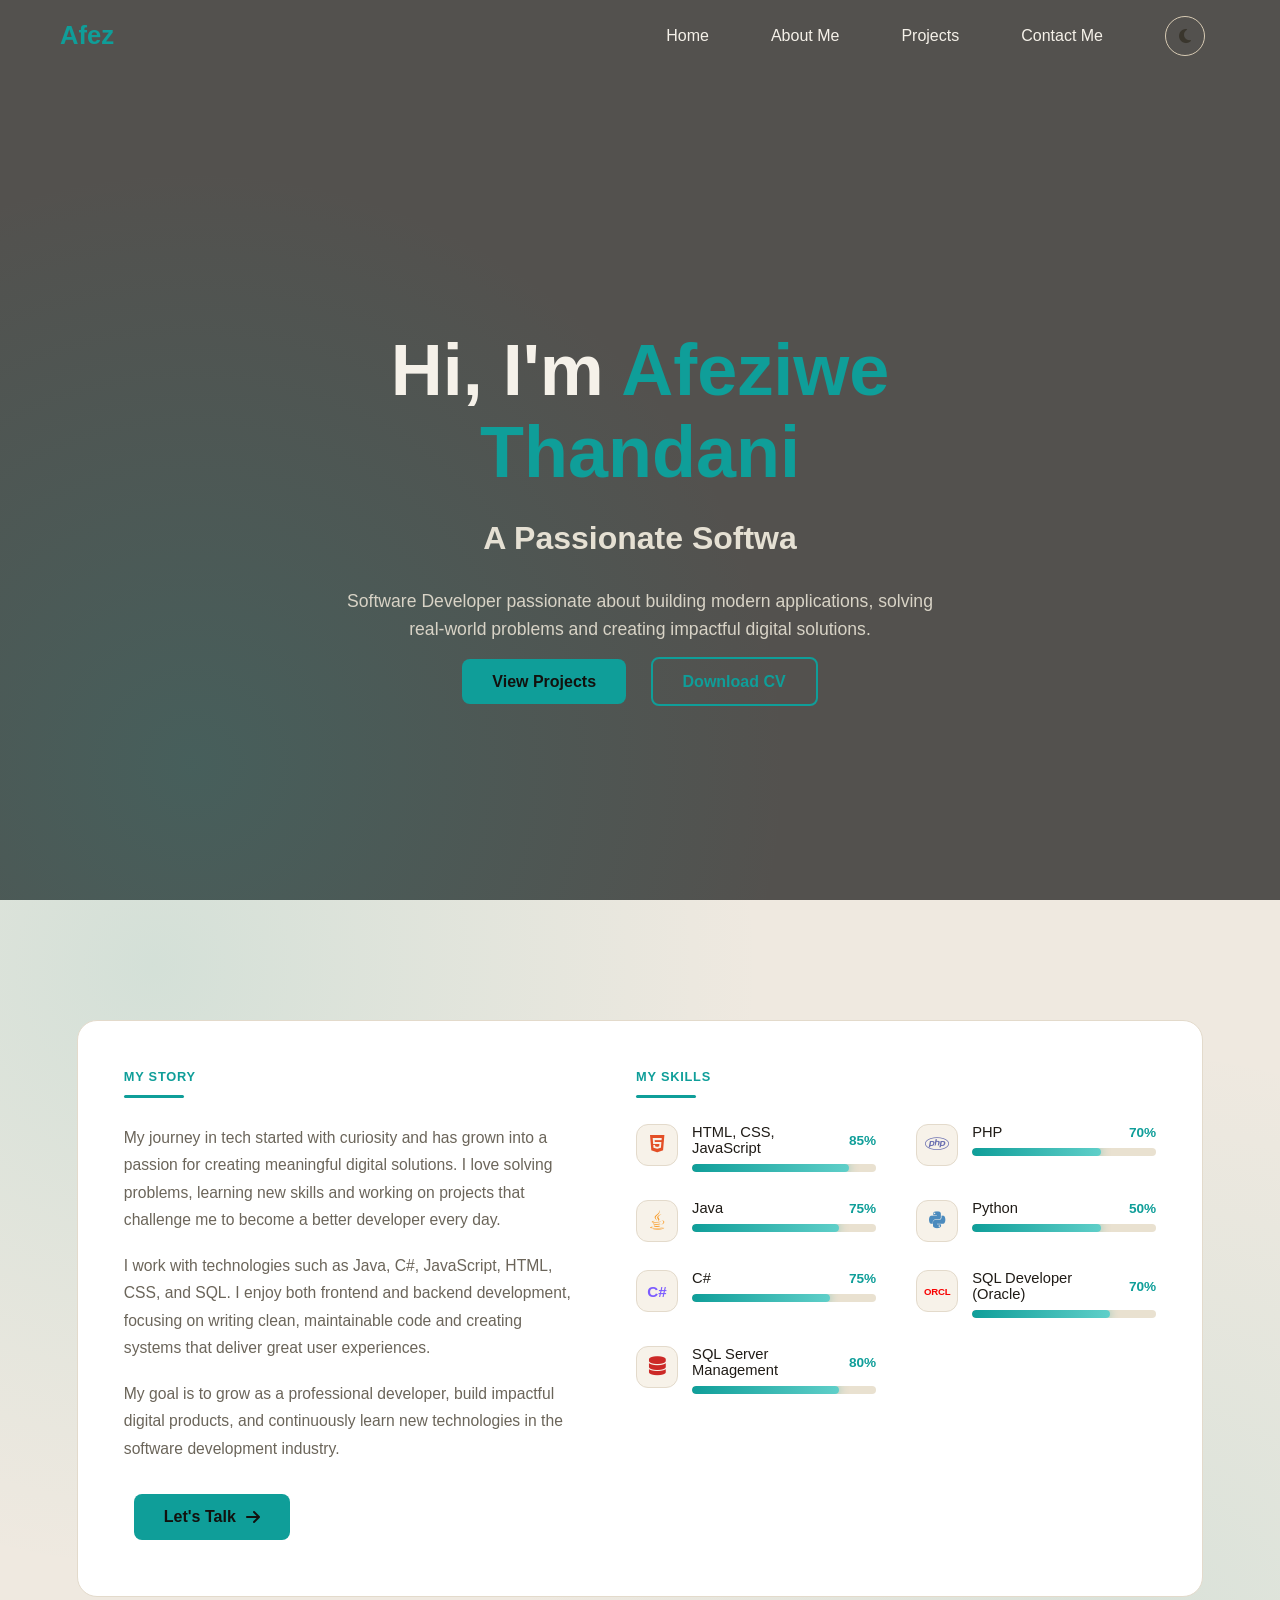
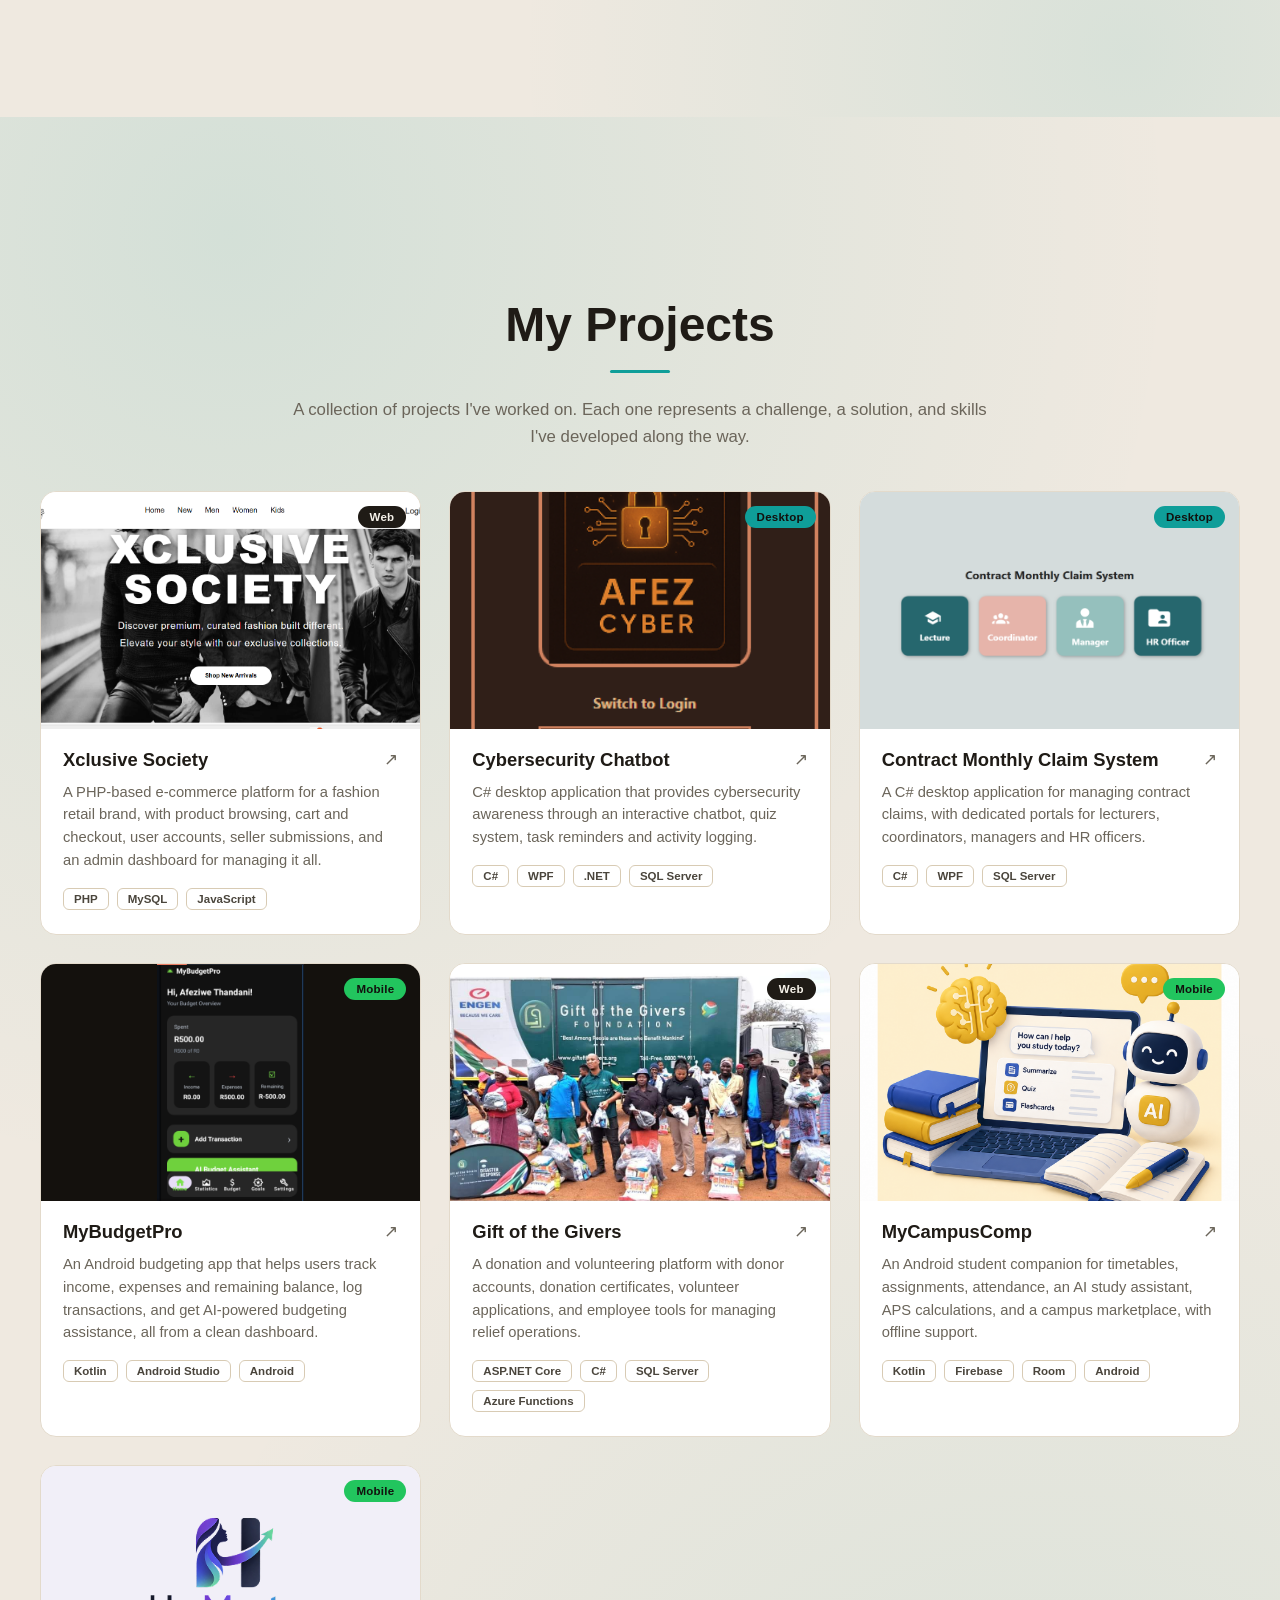
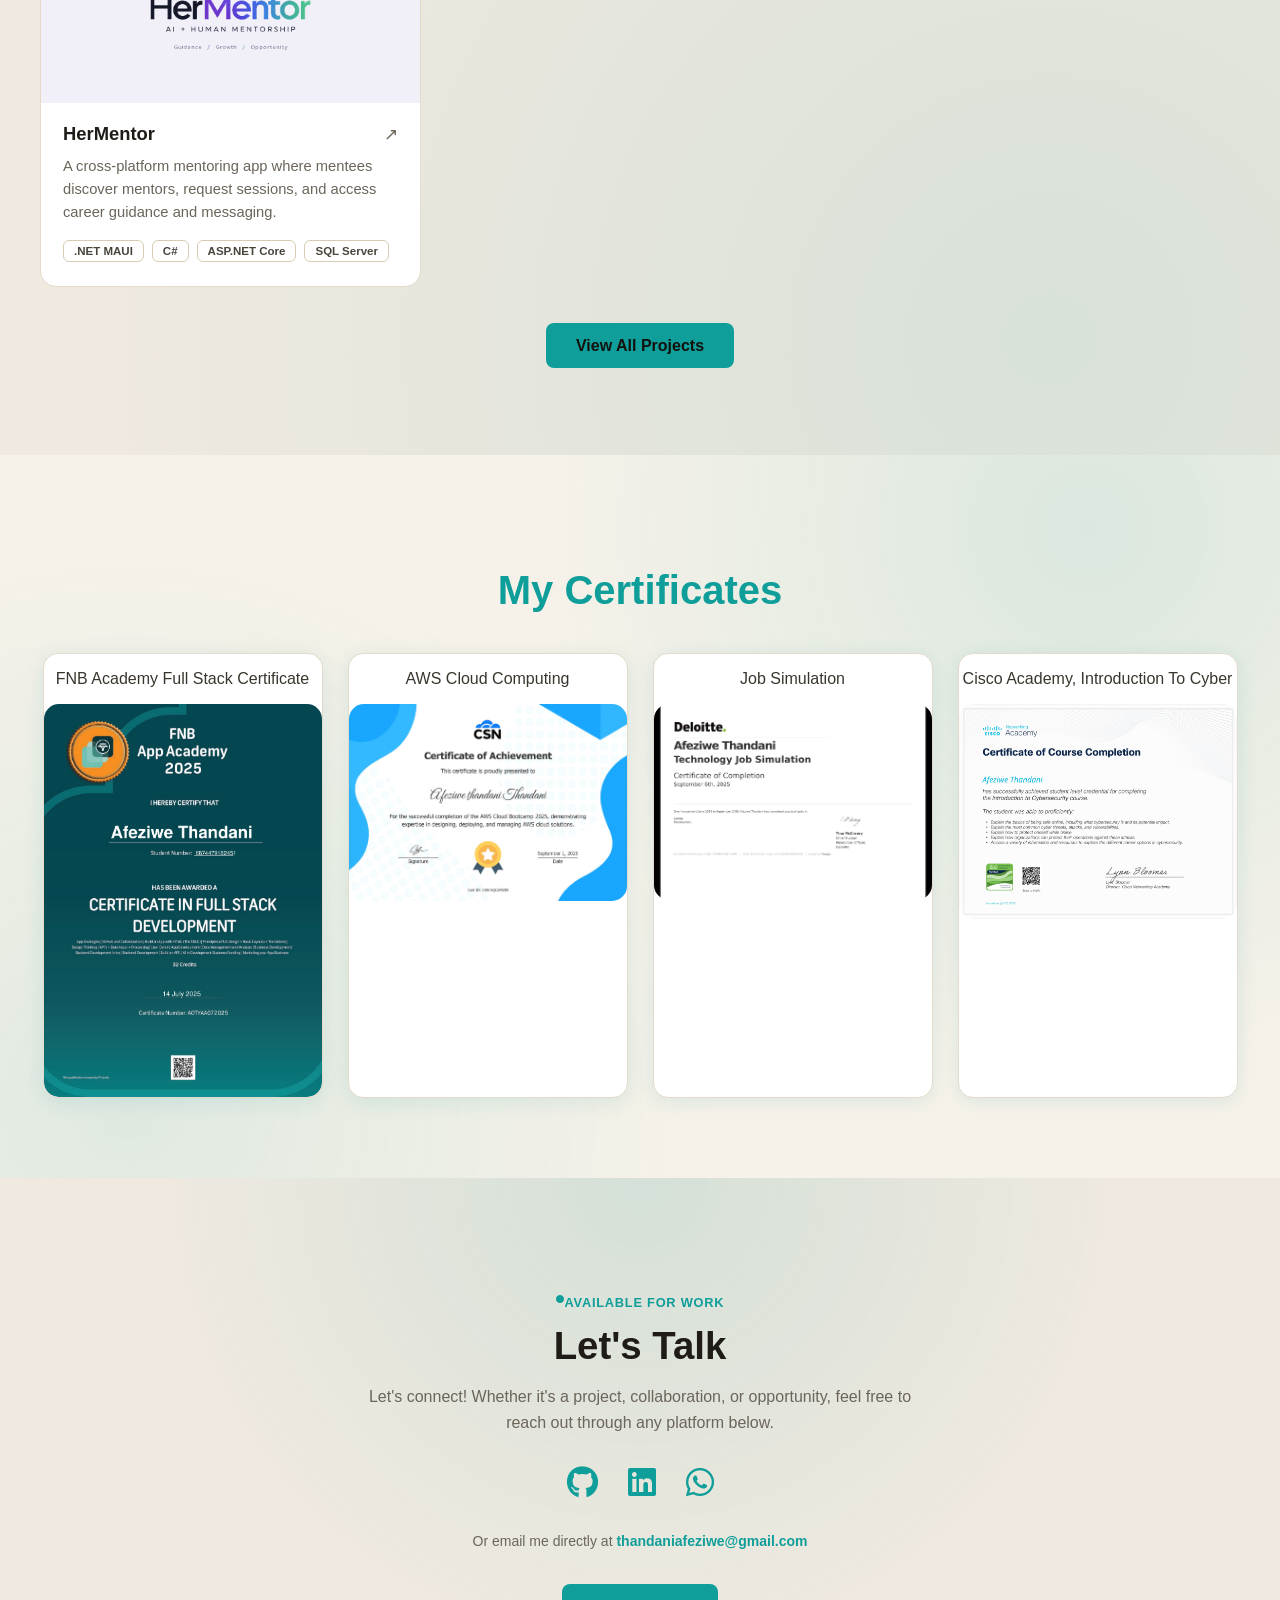
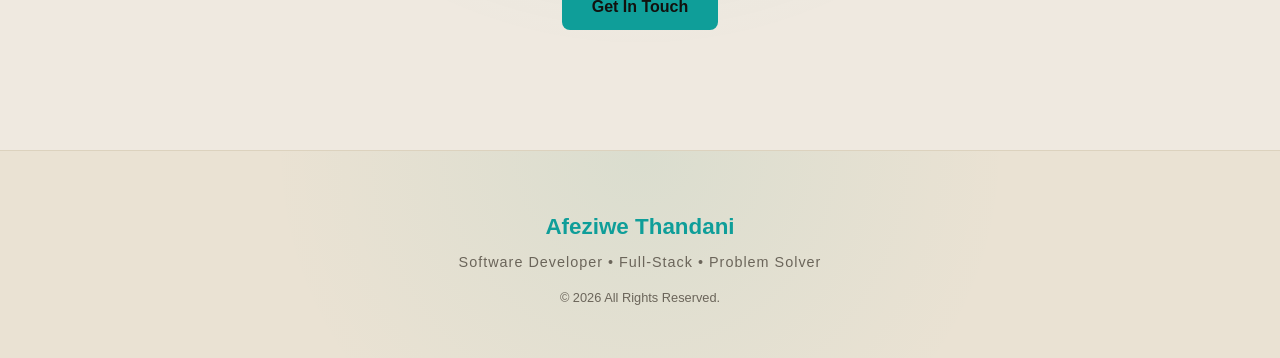
<file: index.html>
<!DOCTYPE html>
<html lang="en">
<head>
  <meta charset="UTF-8">
  <meta name="viewport" content="width=device-width, initial-scale=1.0">
  <title>My Portfolio</title>

  <script>if (localStorage.getItem("portfolio-theme") === "dark") document.documentElement.classList.add("dark-mode");</script>
  <!-- Font Awesome -->
  <link rel="stylesheet" href="https://cdnjs.cloudflare.com/ajax/libs/font-awesome/6.7.2/css/all.min.css">
  <!-- CSS -->
  <link rel="stylesheet" href="style.css">
</head>
<body>
  <header>
  <nav class="navbar">
    <div class="nav-container">

      <div class="logo">Afez</div>

      <div class="hamburger" id="hamburger">
        <span></span>
        <span></span>
        <span></span>
      </div>

      <ul class="nav-links">
        <li><a href="index.html">Home</a></li> 
        <li><a href="about.html">About Me</a></li>
        <li><a href="projects.html">Projects</a></li>

        <li><a href="contact.html">Contact Me</a></li>
        <li><button class="theme-toggle" type="button" aria-label="Enable dark mode" title="Enable dark mode"><i class="fa-solid fa-moon" aria-hidden="true"></i></button></li>
      </ul>

    </div>
  </nav>
</header>

  <!-- Main Section -->
  <section class="main fade-in">
    <!-- Background Video  -->
    <video class="hero-video" autoplay muted loop playsinline>
    <source src="Images/Firefly Create a cinematic, ultra-realistic hero background video for a software developer's persona.mp4" type="video/mp4">
    Your browser does not support the video tag.
    </video>
    <!-- Dark Overlay -->
  <div class="video-overlay"></div>
    <div class="main-context">
      <h1>Hi, I'm <span>Afeziwe Thandani</span></h1>
      <h2 class="typing"></h2>
      <p class="hero-desc">
        Software Developer passionate about building modern applications,
        solving real-world problems and creating impactful digital solutions.
      </p>
      <div class="buttons">
        <a href="#projects" class="btn">View Projects</a>
        <a href="https://drive.google.com/file/d/1S4D_DD2hupd5E6Z6t5SadJE3GzEqt625/view?usp=drive_link" class="btn btn-outline">Download CV</a>
      </div>
    </div>
  </section>

<!-- About Section -->
<section id="about" class="about fade-in">

  <div class="about-panel">

    <!-- My Story -->
    <div class="story-col">
      <span class="eyebrow">My Story</span>
      <div class="title-divider small"></div>

      <p>
        My journey in tech started with curiosity and has grown into a
        passion for creating meaningful digital solutions. I love solving
        problems, learning new skills and working on projects that
        challenge me to become a better developer every day.
      </p>

      <p>
        I work with technologies such as Java, C#, JavaScript, HTML, CSS,
        and SQL. I enjoy both frontend and backend development, focusing
        on writing clean, maintainable code and creating systems that
        deliver great user experiences.
      </p>

      <p>
        My goal is to grow as a professional developer, build impactful
        digital products, and continuously learn new technologies in
        the software development industry.
      </p>

      <a href="contact.html" class="btn">Let's Talk <i class="fa-solid fa-arrow-right"></i></a>
    </div>

    <!-- My Skills -->
    <div class="skills-col">
      <span class="eyebrow">My Skills</span>
      <div class="title-divider small"></div>

      <div class="skills-col-grid">

        <div class="skill-row">
          <span class="skill-icon html-css"><i class="fa-brands fa-html5"></i></span>
          <div class="skill-content">
            <div class="skill-top">
              <p>HTML, CSS, JavaScript</p>
              <span class="skill-percent">85%</span>
            </div>
            <div class="progress"><div class="progress-bar" data-percent="85"></div></div>
          </div>
        </div>

        <div class="skill-row">
          <span class="skill-icon php"><i class="fa-brands fa-php"></i></span>
          <div class="skill-content">
            <div class="skill-top">
              <p>PHP</p>
              <span class="skill-percent">70%</span>
            </div>
            <div class="progress"><div class="progress-bar" data-percent="70"></div></div>
          </div>
        </div>

        <div class="skill-row">
          <span class="skill-icon java"><i class="fa-brands fa-java"></i></span>
          <div class="skill-content">
            <div class="skill-top">
              <p>Java</p>
              <span class="skill-percent">75%</span>
            </div>
            <div class="progress"><div class="progress-bar" data-percent="80"></div></div>
          </div>
        </div>

        <div class="skill-row">
          <span class="skill-icon python"><i class="fa-brands fa-python"></i></span>
          <div class="skill-content">
            <div class="skill-top">
              <p>Python</p>
              <span class="skill-percent">50%</span>
            </div>
            <div class="progress"><div class="progress-bar" data-percent="70"></div></div>
          </div>
        </div>

        <div class="skill-row">
          <span class="skill-icon csharp">C#</span>
          <div class="skill-content">
            <div class="skill-top">
              <p>C#</p>
              <span class="skill-percent">75%</span>
            </div>
            <div class="progress"><div class="progress-bar" data-percent="75"></div></div>
          </div>
        </div>

        <div class="skill-row">
          <span class="skill-icon oracle">ORCL</span>
          <div class="skill-content">
            <div class="skill-top">
              <p>SQL Developer (Oracle)</p>
              <span class="skill-percent">70%</span>
            </div>
            <div class="progress"><div class="progress-bar" data-percent="75"></div></div>
          </div>
        </div>

        <div class="skill-row">
          <span class="skill-icon sqlserver"><i class="fa-solid fa-database"></i></span>
          <div class="skill-content">
            <div class="skill-top">
              <p>SQL Server Management</p>
              <span class="skill-percent">80%</span>
            </div>
            <div class="progress"><div class="progress-bar" data-percent="80"></div></div>
          </div>
        </div>

      </div>
    </div>

  </div>

</section>

  <section id="projects" class="projects-section fade-in">
    <h2 class="section-title">My Projects</h2>
    <div class="projects-hero">
      <div class="title-divider"></div>
      <p>A collection of projects I've worked on. Each one represents a challenge,
      a solution, and skills I've developed along the way.</p>
    </div>

    <div class="projects-grid">

      <!-- Xclusive Society -->
      <div class="proj-card">
        <div class="proj-thumb">
          <img src="Images/Xclusive Society Picture.png" alt="Xclusive Society">
          <span class="proj-badge web">Web</span>
        </div>
        <div class="proj-body">
          <div class="proj-title-row">
            <h3>Xclusive Society</h3>
            <a href="https://github.com/st10365776/xclusive_society.git" target="_blank" rel="noopener noreferrer" aria-label="View Xclusive Society project">&#8599;</a>
          </div>
          <p class="proj-desc">
            A PHP-based e-commerce platform for a fashion retail brand, with
            product browsing, cart and checkout, user accounts, seller
            submissions, and an admin dashboard for managing it all.
          </p>
          <div class="proj-tags">
            <span>PHP</span>
            <span>MySQL</span>
            <span>JavaScript</span>
          </div>
        </div>
      </div>

      <!-- Cybersecurity Chatbot -->
      <div class="proj-card">
        <div class="proj-thumb">
          <img src="Images/Cybersecurity Chatbot Picture.png" alt="Cybersecurity Chatbot">
          <span class="proj-badge desktop">Desktop</span>
        </div>
        <div class="proj-body">
          <div class="proj-title-row">
            <h3>Cybersecurity Chatbot</h3>
            <a href="https://github.com/Afeziwe10/POE.git" target="_blank" rel="noopener noreferrer" aria-label="View Cybersecurity Chatbot ">&#8599;</a>
          </div>
          <p class="proj-desc">
            C# desktop application that provides cybersecurity awareness through
            an interactive chatbot, quiz system, task reminders and activity logging.
          </p>
          <div class="proj-tags">
            <span>C#</span>
            <span>WPF</span>
            <span>.NET</span>
            <span>SQL Server</span>
          </div>
        </div>
      </div>

      <!-- Contract Monthly Claim System -->
      <div class="proj-card">
        <div class="proj-thumb">
          <img src="Images/Contract Monthly Claim System Picture.png" target="_blank" rel="noopener noreferrer" alt="Contract Monthly Claim System">
          <span class="proj-badge desktop">Desktop</span>
        </div>
        <div class="proj-body">
          <div class="proj-title-row">
            <h3>Contract Monthly Claim System</h3>
            <a href="https://github.com/Afez04/Contract-Monthly-Claim-System.git" aria-label="View Contract Monthly Claim System project">&#8599;</a>
          </div>
          <p class="proj-desc">
            A C# desktop application for managing contract claims, with dedicated
            portals for lecturers, coordinators, managers and HR officers.
          </p>
          <div class="proj-tags">
            <span>C#</span>
            <span>WPF</span>
            <span>SQL Server</span>
          </div>
        </div>
      </div>

      <!-- MyBudgetPro -->
      <div class="proj-card">
        <div class="proj-thumb app-thumb">
          <img src="Images/MyBudgetPro Picture.png" alt="MyBudgetPro">
          <span class="proj-badge mobile">Mobile</span>
        </div>
        <div class="proj-body">
          <div class="proj-title-row">
            <h3>MyBudgetPro</h3>
            <a href="https://github.com/RCNMBCampus/opsc6311-part-2-group-1" target="_blank" rel="noopener noreferrer" aria-label="View MyBudgetPro repository">&#8599;</a>
          </div>
          <p class="proj-desc">
            An Android budgeting app that helps users track income, expenses
            and remaining balance, log transactions, and get AI-powered
            budgeting assistance, all from a clean dashboard.
          </p>
          <div class="proj-tags">
            <span>Kotlin</span>
            <span>Android Studio</span>
            <span>Android</span>
          </div>
        </div>
      </div>

      <!-- Gift of the Givers -->
      <div class="proj-card">
        <div class="proj-thumb">
          <img src="Images/Gift of the Givers Project.jpg" alt="Gift of the Givers project image">
          <span class="proj-badge web">Web</span>
        </div>
        <div class="proj-body">
          <div class="proj-title-row">
            <h3>Gift of the Givers</h3>
            <a href="https://github.com/st10365776/GiftOfTheGivers_web.git" target="_blank" rel="noopener noreferrer" aria-label="View Gift of the Givers project">&#8599;</a>
          </div>
          <p class="proj-desc">
            A donation and volunteering platform with donor accounts,
            donation certificates, volunteer applications, and employee
            tools for managing relief operations.
          </p>
          <div class="proj-tags">
            <span>ASP.NET Core</span>
            <span>C#</span>
            <span>SQL Server</span>
            <span>Azure Functions</span>
          </div>
        </div>
      </div>

      <!-- MyCampusComp -->
      <div class="proj-card">
        <div class="proj-thumb">
          <img src="Images/MyCampusComp Project.png" alt="MyCampusComp AI study assistant onboarding image">
          <span class="proj-badge mobile">Mobile</span>
        </div>
        <div class="proj-body">
          <div class="proj-title-row">
            <h3>MyCampusComp</h3>
            <a href="https://github.com/st10365776/MyCampusComp.git" target="_blank" rel="noopener noreferrer" aria-label="View MyCampusComp project">&#8599;</a>
          </div>
          <p class="proj-desc">
            An Android student companion for timetables, assignments,
            attendance, an AI study assistant, APS calculations, and a
            campus marketplace, with offline support.
          </p>
          <div class="proj-tags">
            <span>Kotlin</span>
            <span>Firebase</span>
            <span>Room</span>
            <span>Android</span>
          </div>
        </div>
      </div>

      <!-- HerMentor -->
      <div class="proj-card">
        <div class="proj-thumb project-logo-thumb">
          <img src="Images/HerMentor Project.png" alt="HerMentor project logo">
          <span class="proj-badge mobile">Mobile</span>
        </div>
        <div class="proj-body">
          <div class="proj-title-row">
            <h3>HerMentor</h3>
            <a href="https://github.com/Cwenga8/Khusela-Labs-.git" target="_blank" rel="noopener noreferrer" aria-label="View HerMentor project">&#8599;</a>
          </div>
          <p class="proj-desc">
            A cross-platform mentoring app where mentees discover mentors,
            request sessions, and access career guidance and messaging.
          </p>
          <div class="proj-tags">
            <span>.NET MAUI</span>
            <span>C#</span>
            <span>ASP.NET Core</span>
            <span>SQL Server</span>
          </div>
        </div>
      </div>

    </div>

    <div class="buttons" style="margin-top: 50px;">
      <a href="projects.html" class="btn">View All Projects</a>
    </div>
</section>

  <!-- Certificates Section -->
<section id="certificate" class="certificates">
  <h2>My Certificates</h2>
  <div class="cert-container">
    <!-- Certificate card -->
         <div class="cert-card">
      <p>FNB Academy Full Stack Certificate </p>
      <img src="Certificates/FNB APP ACADEMY CERTIFICATE-1.jpg" alt="Certificate 2">
      <div class="cert-overlay">
          <a href="https://drive.google.com/file/d/1dWrod-rmcZQonAPSwfGpV6qW54LIvTSM/view?usp=drive_link" target="_blank" rel="noopener noreferrer" class="cert-btn">Open Certificate</a>
      </div>
    </div>

    <div class="cert-card">
      <p>AWS Cloud Computing</p>
      <img src="Certificates/CSN-5QC2MZIN-1.jpg" alt="Certificate 1">
      <div class="cert-overlay">
        <a href="https://learn.cloudsecnetwork.com/cert/view/CSN-5QC2MZIN" target="_blank" rel="noopener noreferrer" class="cert-btn">Open Certificate</a>
      </div>
    </div>

    <div class="cert-card">
      <p>Job Simulation </p>
      <img src="Certificates/Forage certificate-1.jpg" alt="Certificate 2">
      <div class="cert-overlay">
          <a href="https://forage-uploads-prod.s3.amazonaws.com/completion-certificates/9PBTqmSxAf6zZTseP/udmxiyHeqYQLkTPvf_9PBTqmSxAf6zZTseP_Lx7m2dHRzZAGHehtK_1757180627685_completion_certificate.pdf" target="_blank" rel="noopener noreferrer" class="cert-btn">Open Certificate</a>
      </div>
    </div>

      <div class="cert-card">
      <p>Cisco Academy, Introduction To Cyber </p>
      <img src="Certificates/CISCO CERTIFICATE-1.jpg" alt="Certificate 2">
      <div class="cert-overlay">
          <a href="https://www.credly.com/badges/f15270d4-2c13-49d2-ab65-ef80a2a51fca/public_url" target="_blank" rel="noopener noreferrer" class="cert-btn">Open Certificate</a>
      </div>
    </div>
  </div>
</section>

<section id="contact" class="home-contact fade-in">
  <span class="eyebrow home-contact-eyebrow"><i class="fa-solid fa-circle status-dot"></i> Available for work</span>
  <h2>Let's Talk</h2>

  <p class="home-contact-desc">
    Let's connect! Whether it's a project, collaboration, or opportunity, feel free to reach out through any
    platform below.
  </p>

  <div class="social-links">
    <a href="https://github.com/Afez04" target="_blank" rel="noopener noreferrer" aria-label="Visit my GitHub profile">
      <i class="fab fa-github"></i>
    </a>

    <a href="https://www.linkedin.com/in/afeziwe-thandani-a4ba23325/" target="_blank" rel="noopener noreferrer" aria-label="Visit my LinkedIn profile">
      <i class="fab fa-linkedin"></i>
    </a>

    <a href="https://wa.me/+27737708388" target="_blank" rel="noopener noreferrer" aria-label="Visit my WhatsApp profile">
      <i class="fab fa-whatsapp"></i>
    </a>
  </div>

  <div class="contact-email">
    <small>
      Or email me directly at
      <strong>thandaniafeziwe@gmail.com</strong>
    </small>
  </div>

  <a href="contact.html" class="btn home-contact-btn">Get In Touch</a>
</section>

  <!-- JavaScript -->
  <script src="script.js" defer></script>

  <!-- Request Code Access Modal -->
  <div class="code-modal-overlay" id="codeModalOverlay">
    <div class="code-modal">
      <button class="code-modal-close" id="codeModalClose" aria-label="Close">&times;</button>
      <h3>Request Source Code Access</h3>
      <p class="code-modal-sub">
        This project's code is kept private. Tell me a bit about yourself
        and I'll follow up by email.
      </p>

      <form id="codeAccessForm">
        <label>
          Who are you?
          <select id="visitorType" required>
            <option value="" disabled selected>Select one</option>
            <option value="Recruiter / Hiring Manager">Recruiter / Hiring Manager</option>
            <option value="Fellow Developer">Fellow Developer</option>
            <option value="Student">Student</option>
            <option value="Just Browsing">Just Browsing</option>
          </select>
        </label>

        <label>
          Your email
          <input type="email" id="visitorEmail" placeholder="you@example.com" required>
        </label>

        <label>
          Anything to add? (optional)
          <textarea id="visitorMessage" rows="3" placeholder="e.g. which role you're hiring for"></textarea>
        </label>

        <button type="submit" class="btn code-modal-submit">Send Request</button>
      </form>
    </div>
  </div>
</body>

<footer class="footer">
  <div class="footer-container">
    <p class="footer-name">Afeziwe Thandani</p>

    <p class="footer-tagline">
      Software Developer • Full-Stack • Problem Solver
    </p>

    <p class="footer-copy">
      © <span id="year"></span> All Rights Reserved.
    </p>
  </div>
</footer>

</html>
</file>
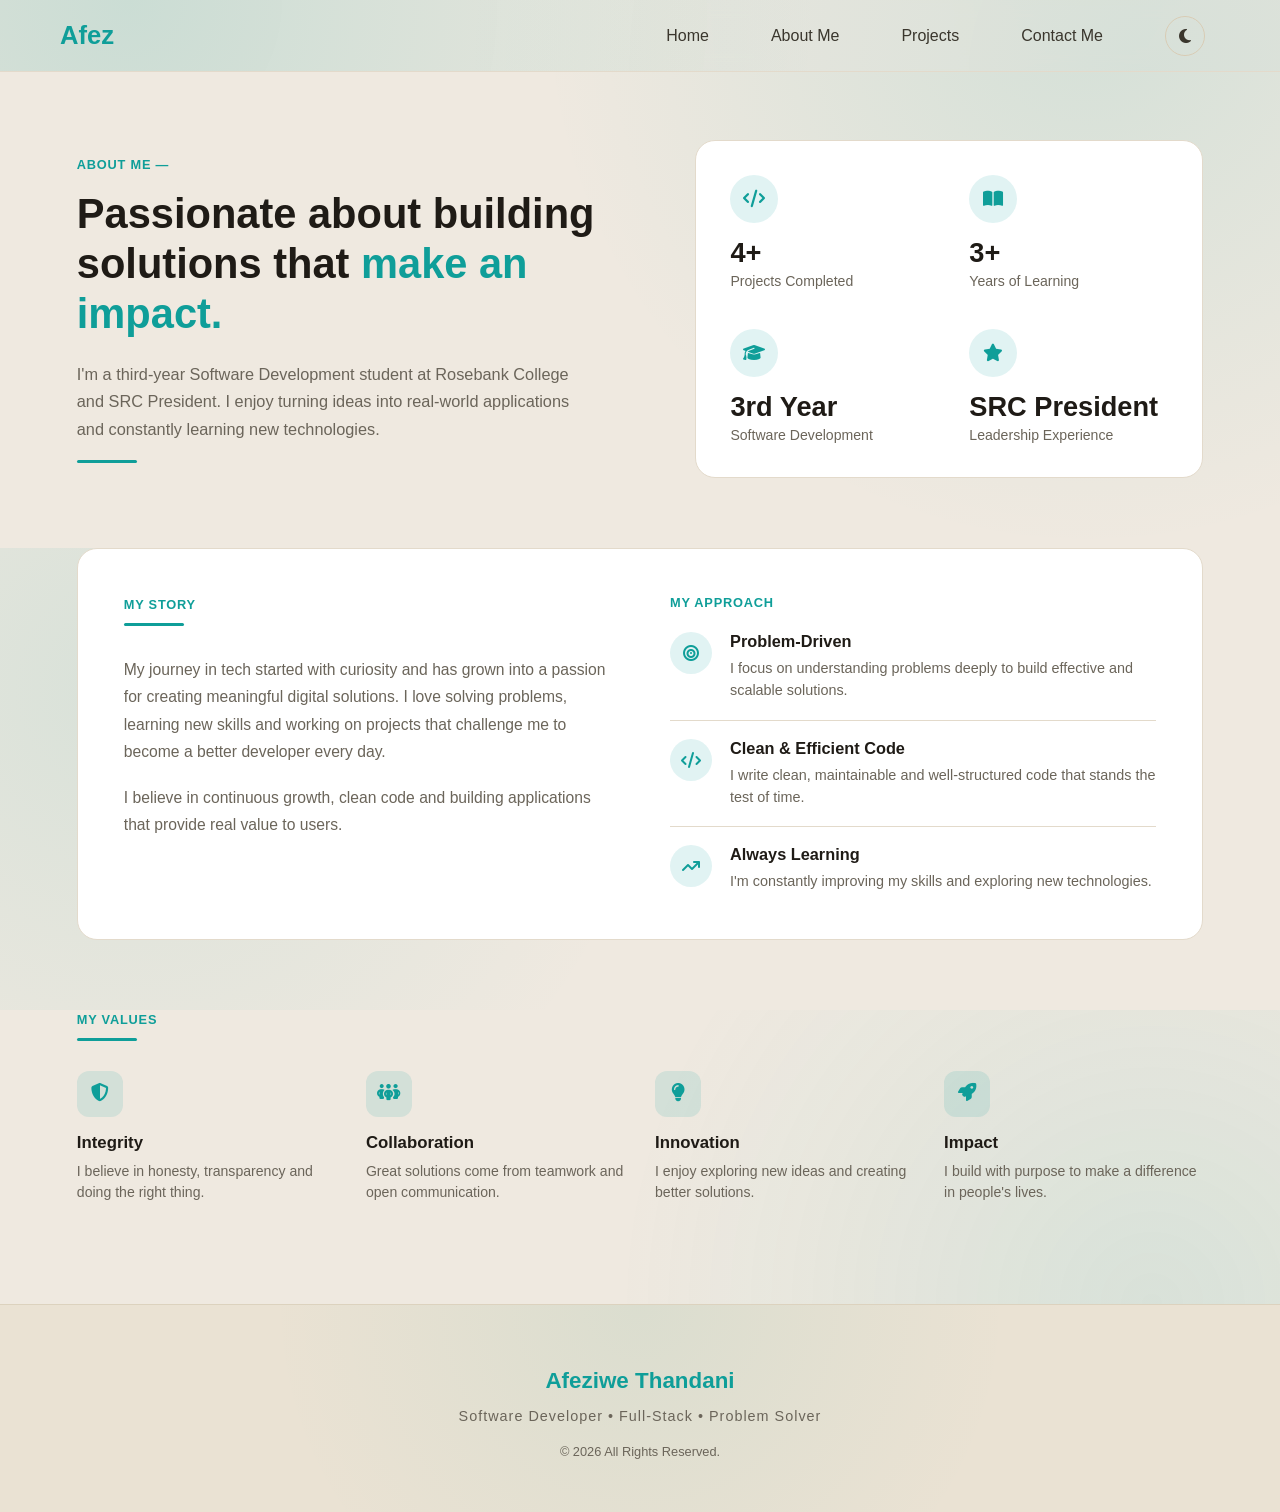
<file: about.html>
<!DOCTYPE html>
<html lang="en">
<head>
    <meta charset="UTF-8">
    <meta name="viewport" content="width=device-width, initial-scale=1.0">
    <script>if (localStorage.getItem("portfolio-theme") === "dark") document.documentElement.classList.add("dark-mode");</script>
    <link rel="stylesheet" href="style.css">
   <link rel="stylesheet" href="about-style.css"> 
    <link rel="stylesheet" href="https://cdnjs.cloudflare.com/ajax/libs/font-awesome/6.7.2/css/all.min.css">
    <title>About | Afeziwe Thandani</title>
</head>
<body>
<header>
  <nav class="navbar">
    <div class="nav-container">

      <div class="logo">Afez</div>

      <div class="hamburger" id="hamburger">
        <span></span>
        <span></span>
        <span></span>
      </div>

      <ul class="nav-links">
        <li><a href="index.html">Home</a></li> 
        <li><a href="about.html">About Me</a></li>
        <li><a href="projects.html">Projects</a></li>

        <li><a href="contact.html">Contact Me</a></li>
        <li><button class="theme-toggle" type="button" aria-label="Enable dark mode" title="Enable dark mode"><i class="fa-solid fa-moon" aria-hidden="true"></i></button></li>
      </ul>

    </div>
  </nav>
</header>

<section class="about-hero">
  <div class="about-hero-grid">

    <!-- Left: intro -->
    <div class="about-hero-text">
      <span class="eyebrow">About Me —</span>
      <h1>Passionate about building solutions that <span>make an impact.</span></h1>
      <p>
        I'm a third-year Software Development student at Rosebank College and
        SRC President. I enjoy turning ideas into real-world applications and
        constantly learning new technologies.
      </p>
      <div class="title-divider"></div>
    </div>

    <!-- Right: stat cards -->
    <div class="about-stats">
      <div class="stat-card fade-in">
        <span class="stat-icon"><i class="fa-solid fa-code"></i></span>
        <h3>4+</h3>
        <p>Projects Completed</p>
      </div>

      <div class="stat-card fade-in">
        <span class="stat-icon"><i class="fa-solid fa-book-open"></i></span>
        <h3>3+</h3>
        <p>Years of Learning</p>
      </div>

      <div class="stat-card fade-in">
        <span class="stat-icon"><i class="fa-solid fa-graduation-cap"></i></span>
        <h3>3rd Year</h3>
        <p>Software Development</p>
      </div>

      <div class="stat-card fade-in">
        <span class="stat-icon"><i class="fa-solid fa-star"></i></span>
        <h3>SRC President</h3>
        <p>Leadership Experience</p>
      </div>
    </div>

  </div>
</section>

<section class="about-panels">
  <div class="about-panels-grid">

    <!-- My Story -->
    <div class="panel-story">
      <span class="eyebrow">My Story</span>
      <div class="title-divider small"></div>
      <p>
        My journey in tech started with curiosity and has grown into a
        passion for creating meaningful digital solutions. I love solving
        problems, learning new skills and working on projects that
        challenge me to become a better developer every day.
      </p>
      <p>
        I believe in continuous growth, clean code and building
        applications that provide real value to users.
      </p>
    </div>

    <!-- My Approach -->
    <div class="panel-approach">
      <span class="eyebrow">My Approach</span>

      <div class="approach-row">
        <span class="approach-icon"><i class="fa-solid fa-bullseye"></i></span>
        <div>
          <h3>Problem-Driven</h3>
          <p>I focus on understanding problems deeply to build effective and scalable solutions.</p>
        </div>
      </div>

      <div class="approach-row">
        <span class="approach-icon"><i class="fa-solid fa-code"></i></span>
        <div>
          <h3>Clean &amp; Efficient Code</h3>
          <p>I write clean, maintainable and well-structured code that stands the test of time.</p>
        </div>
      </div>

      <div class="approach-row">
        <span class="approach-icon"><i class="fa-solid fa-arrow-trend-up"></i></span>
        <div>
          <h3>Always Learning</h3>
          <p>I'm constantly improving my skills and exploring new technologies.</p>
        </div>
      </div>
    </div>

  </div>
</section>

<section class="about-values">
  <span class="eyebrow">My Values</span>
  <div class="title-divider small"></div>

  <div class="values-grid">
    <div class="value-card fade-in">
      <span class="value-icon"><i class="fa-solid fa-shield-halved"></i></span>
      <h3>Integrity</h3>
      <p>I believe in honesty, transparency and doing the right thing.</p>
    </div>

    <div class="value-card fade-in">
      <span class="value-icon"><i class="fa-solid fa-people-group"></i></span>
      <h3>Collaboration</h3>
      <p>Great solutions come from teamwork and open communication.</p>
    </div>

    <div class="value-card fade-in">
      <span class="value-icon"><i class="fa-solid fa-lightbulb"></i></span>
      <h3>Innovation</h3>
      <p>I enjoy exploring new ideas and creating better solutions.</p>
    </div>

    <div class="value-card fade-in">
      <span class="value-icon"><i class="fa-solid fa-rocket"></i></span>
      <h3>Impact</h3>
      <p>I build with purpose to make a difference in people's lives.</p>
    </div>
  </div>
</section>

  <!-- JavaScript -->
  <script src="script.js" defer></script>
  
</body>

<footer class="footer">
  <div class="footer-container">
    <p class="footer-name">Afeziwe Thandani</p>

    <p class="footer-tagline">
      Software Developer • Full-Stack • Problem Solver
    </p>

    <p class="footer-copy">
      © <span id="year"></span> All Rights Reserved.
    </p>
  </div>
</footer>

</html>
</file>
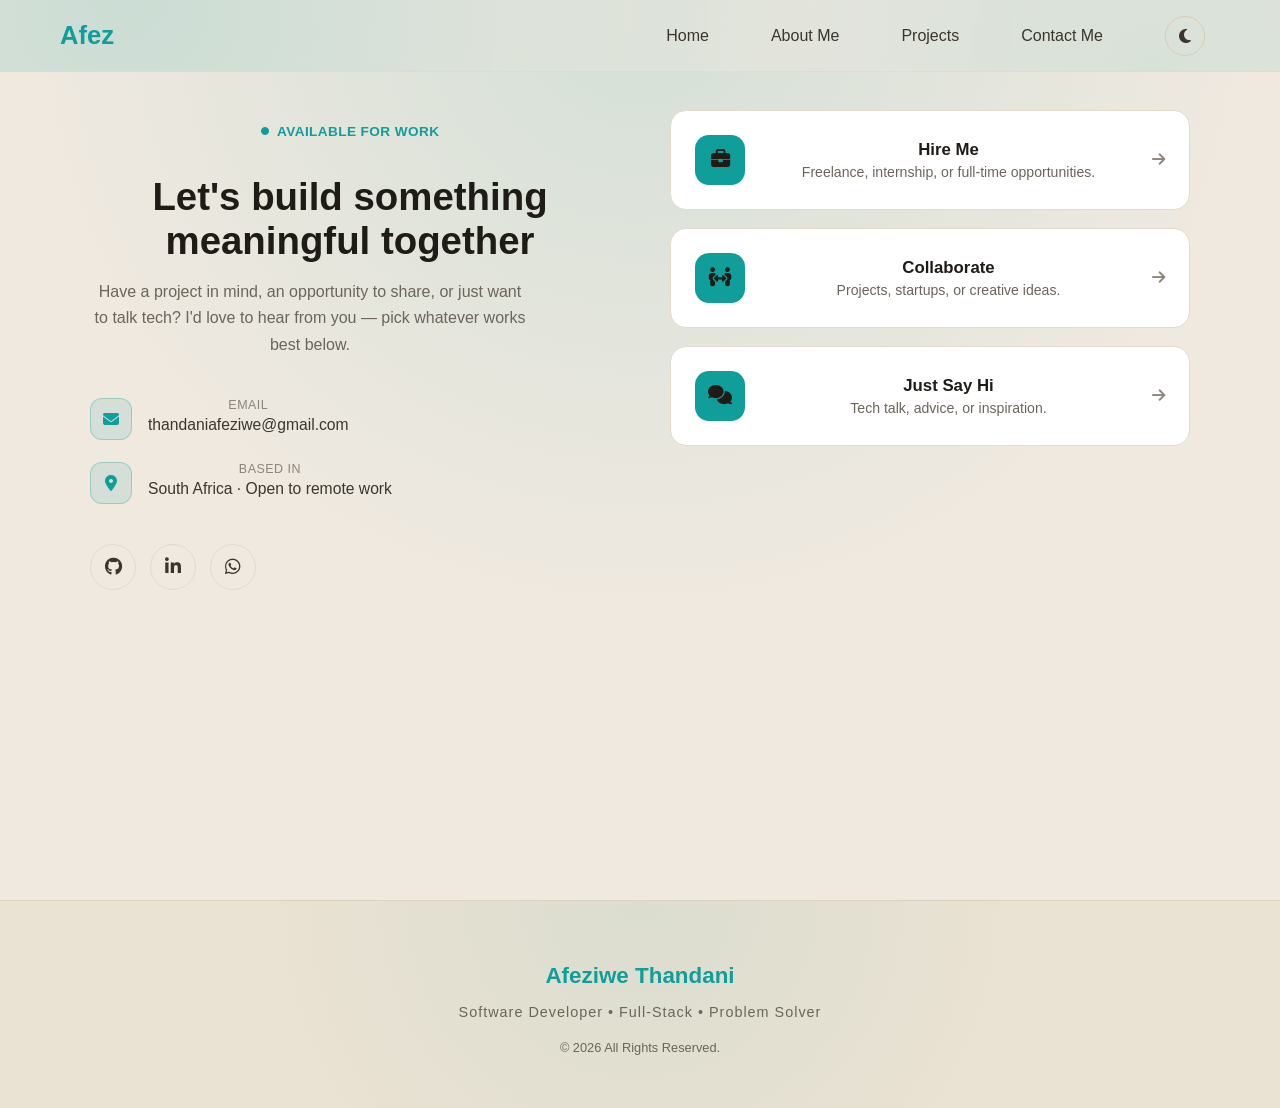
<file: contact.html>
<!DOCTYPE html>
<html lang="en">
<head>
    <meta charset="UTF-8">
    <meta name="viewport" content="width=device-width, initial-scale=1.0">
    <script>if (localStorage.getItem("portfolio-theme") === "dark") document.documentElement.classList.add("dark-mode");</script>
    <link rel="stylesheet" href="style.css">
    <link rel="stylesheet" href="contact-style.css">
    <link rel="stylesheet" href="https://cdnjs.cloudflare.com/ajax/libs/font-awesome/6.7.2/css/all.min.css">
    <title>Contact | Afeziwe Thandani</title>
</head>
<body>
 <header>
  <nav class="navbar">
    <div class="nav-container">

      <div class="logo">Afez</div>

      <div class="hamburger" id="hamburger">
        <span></span>
        <span></span>
        <span></span>
      </div>

      <ul class="nav-links">
        <li><a href="index.html">Home</a></li> 
        <li><a href="about.html">About Me</a></li>
        <li><a href="projects.html">Projects</a></li>

        <li><a href="contact.html">Contact Me</a></li>
        <li><button class="theme-toggle" type="button" aria-label="Enable dark mode" title="Enable dark mode"><i class="fa-solid fa-moon" aria-hidden="true"></i></button></li>
      </ul>

    </div>
  </nav>
</header>

<section id="contact" class="contact-page">

  <div class="contact-grid">

    <!-- Left: intro + direct info -->
    <div class="contact-info">
      <span class="eyebrow"><i class="fa-solid fa-circle status-dot"></i> Available for work</span>
      <h2>Let's build something meaningful together</h2>
      <p>
        Have a project in mind, an opportunity to share, or just want to talk tech?
        I'd love to hear from you — pick whatever works best below.
      </p>

      <div class="info-row">
        <span class="info-icon"><i class="fa-solid fa-envelope"></i></span>
        <div>
          <p class="info-label">Email</p>
          <a href="mailto:thandaniafeziwe@gmail.com">thandaniafeziwe@gmail.com</a>
        </div>
      </div>

      <div class="info-row">
        <span class="info-icon"><i class="fa-solid fa-location-dot"></i></span>
        <div>
          <p class="info-label">Based in</p>
          <p class="info-value">South Africa · Open to remote work</p>
        </div>
      </div>

      <div class="contact-socials">
        <a href="https://github.com/Afez04" target="_blank" rel="noopener noreferrer" aria-label="GitHub"><i class="fa-brands fa-github"></i></a>
        <a href="https://www.linkedin.com/in/afeziwe-thandani-a4ba23325/" target="_blank" rel="noopener noreferrer" aria-label="LinkedIn"><i class="fa-brands fa-linkedin-in"></i></a>
        <a href="https://wa.me/+27737708388" target="_blank" rel="noopener noreferrer" aria-label="WhatsApp"><i class="fa-brands fa-whatsapp"></i></a>
      </div>
    </div>

    <!-- Right: action cards -->
    <div class="contact-cards">

      <a href="mailto:thandaniafeziwe@gmail.com" class="contact-card">
        <span class="card-icon"><i class="fa-solid fa-briefcase"></i></span>
        <div class="card-text">
          <h3>Hire Me</h3>
          <p>Freelance, internship, or full-time opportunities.</p>
        </div>
        <i class="fa-solid fa-arrow-right card-arrow"></i>
      </a>

      <a href="https://www.linkedin.com/in/afeziwe-thandani-a4ba23325/" target="_blank" rel="noopener noreferrer" class="contact-card">
        <span class="card-icon"><i class="fa-solid fa-people-arrows"></i></span>
        <div class="card-text">
          <h3>Collaborate</h3>
          <p>Projects, startups, or creative ideas.</p>
        </div>
        <i class="fa-solid fa-arrow-right card-arrow"></i>
      </a>

      <a href="https://wa.me/+27737708388" target="_blank" rel="noopener noreferrer" class="contact-card">
        <span class="card-icon"><i class="fa-solid fa-comments"></i></span>
        <div class="card-text">
          <h3>Just Say Hi</h3>
          <p>Tech talk, advice, or inspiration.</p>
        </div>
        <i class="fa-solid fa-arrow-right card-arrow"></i>
      </a>

    </div>

  </div>

</section>
  <!-- JavaScript -->
  <script src="script.js" defer></script>  
</body>

<footer class="footer">
  <div class="footer-container">
    <p class="footer-name">Afeziwe Thandani</p>

    <p class="footer-tagline">
      Software Developer • Full-Stack • Problem Solver
    </p>

    <p class="footer-copy">
      © <span id="year"></span> All Rights Reserved.
    </p>
  </div>
</footer>

</html>
</file>
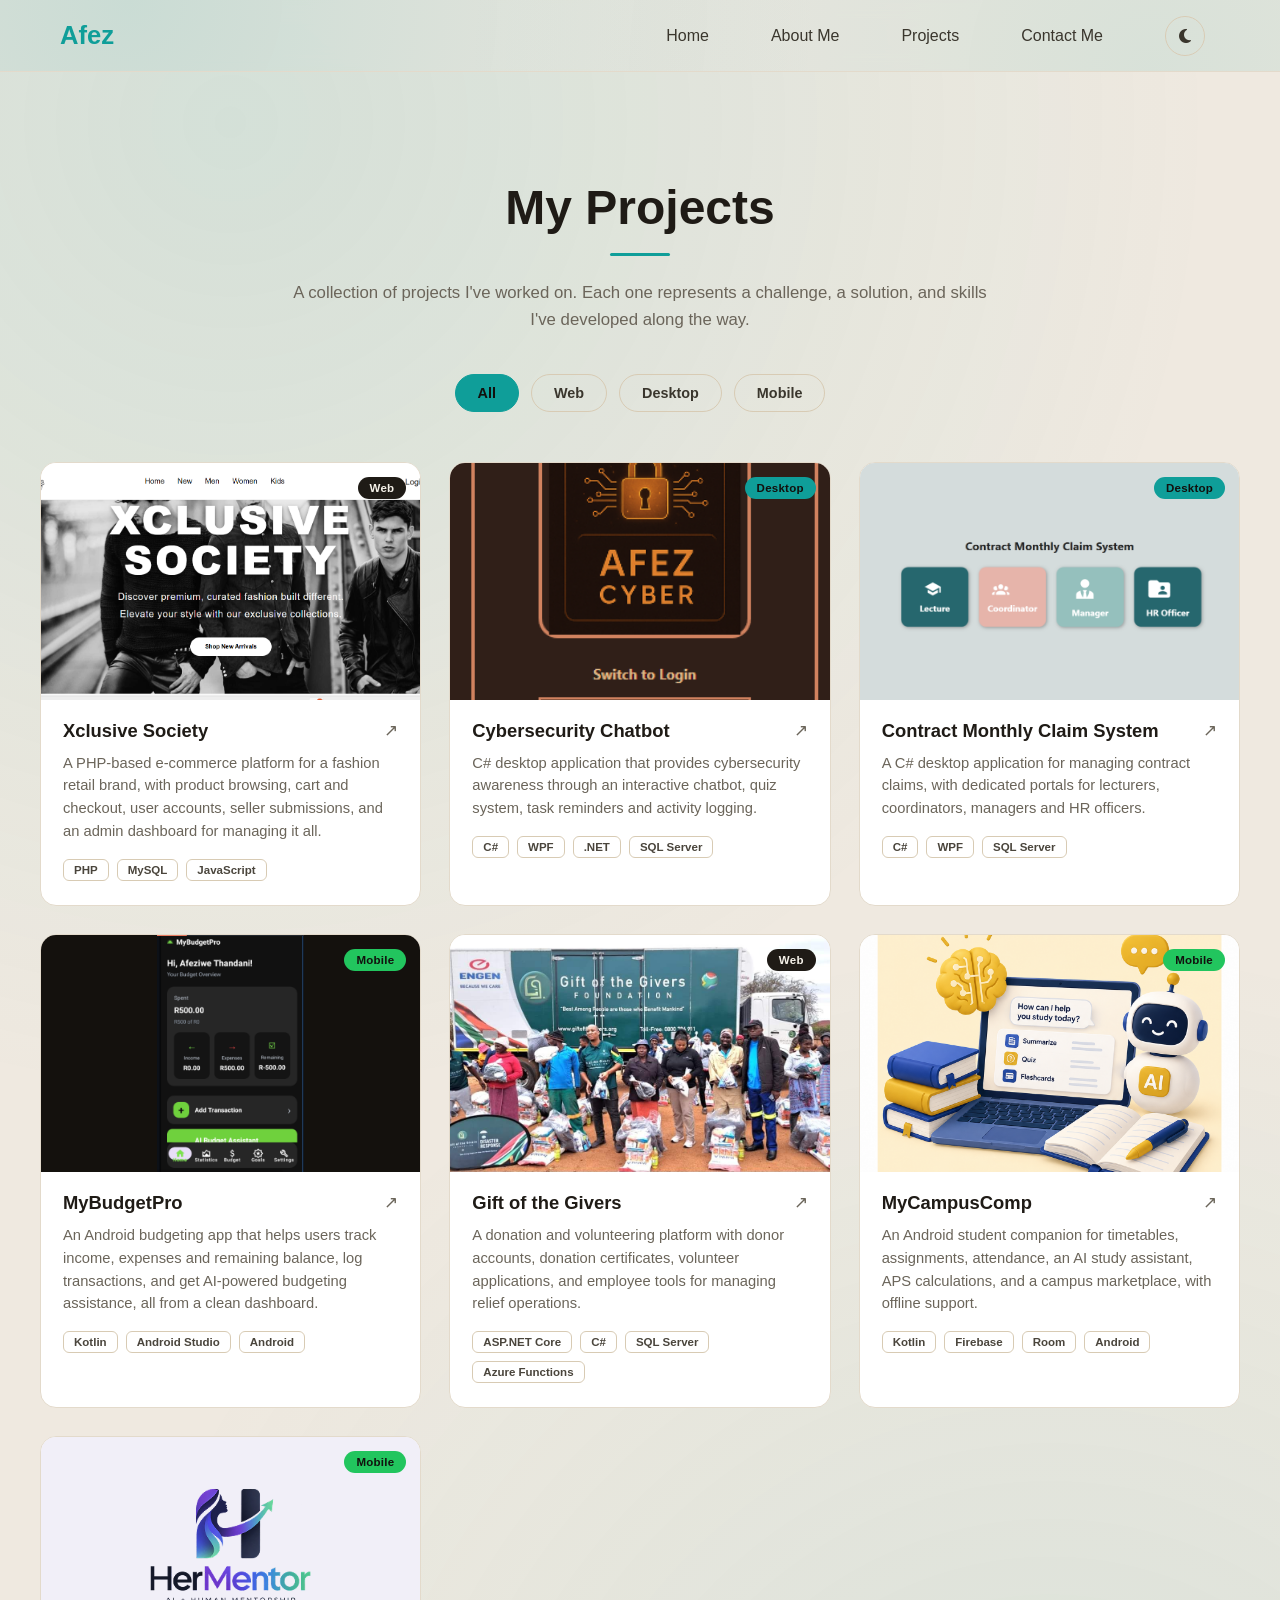
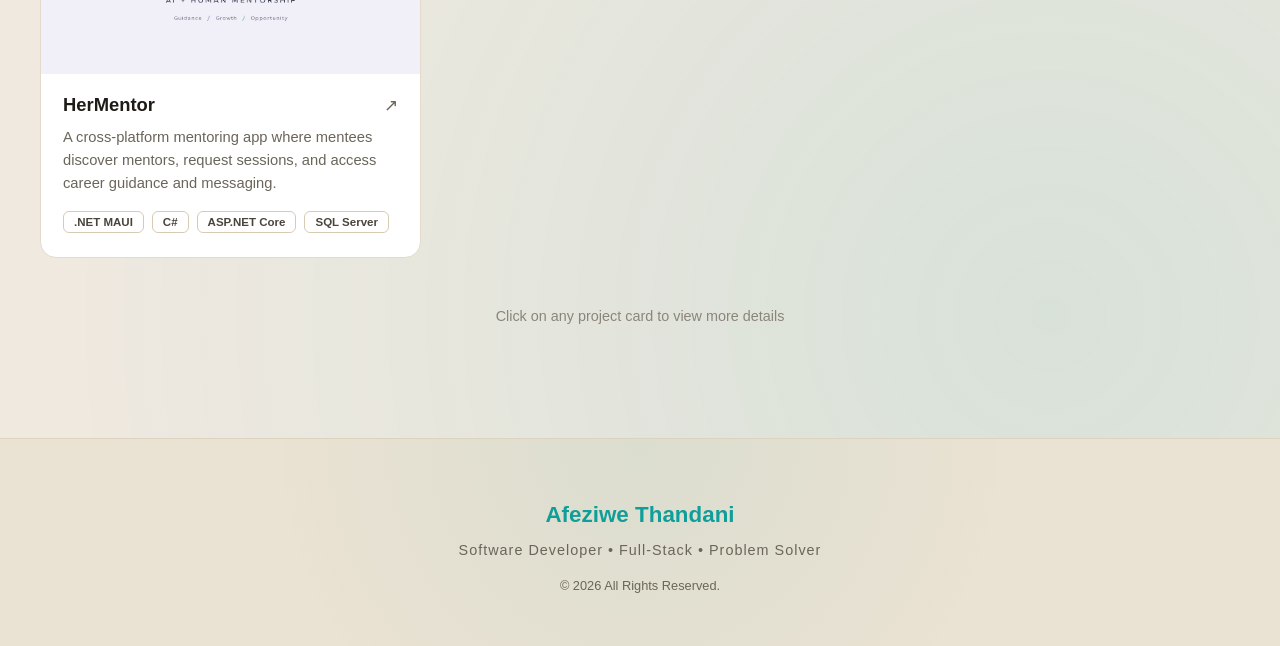
<file: projects.html>
<!DOCTYPE html>
<html lang="en">
<head>
    <meta charset="UTF-8">
    <meta name="viewport" content="width=device-width, initial-scale=1.0">
    <script>if (localStorage.getItem("portfolio-theme") === "dark") document.documentElement.classList.add("dark-mode");</script>
    <link rel="stylesheet" href="style.css">
    <link rel="stylesheet" href="https://cdnjs.cloudflare.com/ajax/libs/font-awesome/6.7.2/css/all.min.css">
    <title>Projects | Afeziwe Thandani</title>
</head>
<body>
    <header>
  <nav class="navbar">
    <div class="nav-container">

      <div class="logo">Afez</div>

      <div class="hamburger" id="hamburger">
        <span></span>
        <span></span>
        <span></span>
      </div>

      <ul class="nav-links">
        <li><a href="index.html">Home</a></li> 
        <li><a href="about.html">About Me</a></li>
        <li><a href="projects.html">Projects</a></li>

        <li><a href="contact.html">Contact Me</a></li>
        <li><button class="theme-toggle" type="button" aria-label="Enable dark mode" title="Enable dark mode"><i class="fa-solid fa-moon" aria-hidden="true"></i></button></li>
      </ul>

    </div>
  </nav>
</header>

  <section class="projects-section">
    <h2 class="section-title">My Projects</h2>
    <div class="projects-hero">
      <div class="title-divider"></div>
      <p>A collection of projects I've worked on. Each one represents a challenge,
      a solution, and skills I've developed along the way.</p>
    </div>

    <!-- Filter tabs -->
    <div class="project-filters">
      <button class="filter-btn active" data-filter="all">All</button>
      <button class="filter-btn" data-filter="web">Web</button>
      <button class="filter-btn" data-filter="desktop">Desktop</button>
      <button class="filter-btn" data-filter="mobile">Mobile</button>
    </div>

    <!-- Project grid -->
    <div class="projects-grid">

      <!-- Xclusive Society -->
      <div class="proj-card" data-category="web">
        <div class="proj-thumb">
          <img src="Images/Xclusive Society Picture.png" alt="Xclusive Society">
          <span class="proj-badge web">Web</span>
        </div>
        <div class="proj-body">
          <div class="proj-title-row">
            <h3>Xclusive Society</h3>
            <a href="https://github.com/st10365776/xclusive_society.git" aria-label="View Xclusive Society project">&#8599;</a>
          </div>
          <p class="proj-desc">
            A PHP-based e-commerce platform for a fashion retail brand, with
            product browsing, cart and checkout, user accounts, seller
            submissions, and an admin dashboard for managing it all.
          </p>
          <div class="proj-tags">
            <span>PHP</span>
            <span>MySQL</span>
            <span>JavaScript</span>
          </div>
        </div>
      </div>

      <!-- Cybersecurity Chatbot -->
      <div class="proj-card" data-category="desktop">
        <div class="proj-thumb">
          <img src="Images/Cybersecurity Chatbot Picture.png" alt="Cybersecurity Chatbot">
          <span class="proj-badge desktop">Desktop</span>
        </div>
        <div class="proj-body">
          <div class="proj-title-row">
            <h3>Cybersecurity Chatbot</h3>
            <a href="https://github.com/Afeziwe10/POE.git" target="_blank" rel="noopener noreferrer" aria-label="View Cybersecurity Chatbot ">&#8599;</a>
          </div>
          <p class="proj-desc">
            C# desktop application that provides cybersecurity awareness through
            an interactive chatbot, quiz system, task reminders and activity logging.
          </p>
          <div class="proj-tags">
            <span>C#</span>
            <span>WPF</span>
            <span>.NET</span>
            <span>SQL Server</span>
          </div>
        </div>
      </div>

      <!-- Contract Monthly Claim System -->
      <div class="proj-card" data-category="desktop">
        <div class="proj-thumb">
          <img src="Images/Contract Monthly Claim System Picture.png" alt="Contract Monthly Claim System">
          <span class="proj-badge desktop">Desktop</span>
        </div>
        <div class="proj-body">
          <div class="proj-title-row">
            <h3>Contract Monthly Claim System</h3>
            <a href="https://github.com/Afez04/Contract-Monthly-Claim-System.git" aria-label="View Contract Monthly Claim System project">&#8599;</a>
          </div>
          <p class="proj-desc">
            A C# desktop application for managing contract claims, with dedicated
            portals for lecturers, coordinators, managers and HR officers.
          </p>
          <div class="proj-tags">
            <span>C#</span>
            <span>WPF</span>
            <span>SQL Server</span>
          </div>
        </div>
      </div>

      <!-- MyBudgetPro -->
      <div class="proj-card" data-category="mobile">
        <div class="proj-thumb app-thumb">
          <img src="Images/MyBudgetPro Picture.png" alt="MyBudgetPro">
          <span class="proj-badge mobile">Mobile</span>
        </div>
        <div class="proj-body">
          <div class="proj-title-row">
            <h3>MyBudgetPro</h3>
            <a href="https://github.com/RCNMBCampus/opsc6311-part-2-group-1" target="_blank" rel="noopener noreferrer" aria-label="View MyBudgetPro repository">&#8599;</a>
          </div>
          <p class="proj-desc">
            An Android budgeting app that helps users track income, expenses
            and remaining balance, log transactions, and get AI-powered
            budgeting assistance, all from a clean dashboard.
          </p>
          <div class="proj-tags">
            <span>Kotlin</span>
            <span>Android Studio</span>
            <span>Android</span>
          </div>
        </div>
      </div>

      <!-- Gift of the Givers -->
      <div class="proj-card" data-category="web">
        <div class="proj-thumb">
          <img src="Images/Gift of the Givers Project.jpg" alt="Gift of the Givers project image">
          <span class="proj-badge web">Web</span>
        </div>
        <div class="proj-body">
          <div class="proj-title-row">
            <h3>Gift of the Givers</h3>
            <a href="https://github.com/st10365776/GiftOfTheGivers_web.git" target="_blank" rel="noopener noreferrer" aria-label="View Gift of the Givers project">&#8599;</a>
          </div>
          <p class="proj-desc">
            A donation and volunteering platform with donor accounts,
            donation certificates, volunteer applications, and employee
            tools for managing relief operations.
          </p>
          <div class="proj-tags">
            <span>ASP.NET Core</span>
            <span>C#</span>
            <span>SQL Server</span>
            <span>Azure Functions</span>
          </div>
        </div>
      </div>

      <!-- MyCampusComp -->
      <div class="proj-card" data-category="mobile">
        <div class="proj-thumb">
          <img src="Images/MyCampusComp Project.png" alt="MyCampusComp AI study assistant onboarding image">
          <span class="proj-badge mobile">Mobile</span>
        </div>
        <div class="proj-body">
          <div class="proj-title-row">
            <h3>MyCampusComp</h3>
            <a href="https://github.com/st10365776/MyCampusComp.git" target="_blank" rel="noopener noreferrer" aria-label="View MyCampusComp project">&#8599;</a>
          </div>
          <p class="proj-desc">
            An Android student companion for timetables, assignments,
            attendance, an AI study assistant, APS calculations, and a
            campus marketplace, with offline support.
          </p>
          <div class="proj-tags">
            <span>Kotlin</span>
            <span>Firebase</span>
            <span>Room</span>
            <span>Android</span>
          </div>
        </div>
      </div>

      <!-- HerMentor -->
      <div class="proj-card" data-category="mobile">
        <div class="proj-thumb project-logo-thumb">
          <img src="Images/HerMentor Project.png" alt="HerMentor project logo">
          <span class="proj-badge mobile">Mobile</span>
        </div>
        <div class="proj-body">
          <div class="proj-title-row">
            <h3>HerMentor</h3>
            <a href="https://github.com/Cwenga8/Khusela-Labs-.git" target="_blank" rel="noopener noreferrer" aria-label="View HerMentor project">&#8599;</a>
          </div>
          <p class="proj-desc">
            A cross-platform mentoring app where mentees discover mentors,
            request sessions, and access career guidance and messaging.
          </p>
          <div class="proj-tags">
            <span>.NET MAUI</span>
            <span>C#</span>
            <span>ASP.NET Core</span>
            <span>SQL Server</span>
          </div>
        </div>
      </div>

    </div>

    <p class="projects-footnote">Click on any project card to view more details</p>
  </section>

 <!-- JavaScript -->
  <script src="script.js" defer></script>

  <!-- Request Code Access Modal -->
  <div class="code-modal-overlay" id="codeModalOverlay">
    <div class="code-modal">
      <button class="code-modal-close" id="codeModalClose" aria-label="Close">&times;</button>
      <h3>Request Source Code Access</h3>
      <p class="code-modal-sub">
        This project's code is kept private. Tell me a bit about yourself
        and I'll follow up by email.
      </p>

      <form id="codeAccessForm">
        <label>
          Who are you?
          <select id="visitorType" required>
            <option value="" disabled selected>Select one</option>
            <option value="Recruiter / Hiring Manager">Recruiter / Hiring Manager</option>
            <option value="Fellow Developer">Fellow Developer</option>
            <option value="Student">Student</option>
            <option value="Just Browsing">Just Browsing</option>
          </select>
        </label>

        <label>
          Your email
          <input type="email" id="visitorEmail" placeholder="you@example.com" required>
        </label>

        <label>
          Anything to add? (optional)
          <textarea id="visitorMessage" rows="3" placeholder="e.g. which role you're hiring for"></textarea>
        </label>

        <button type="submit" class="btn code-modal-submit">Send Request</button>
      </form>
    </div>
  </div>
</body>

<footer class="footer">
  <div class="footer-container">
    <p class="footer-name">Afeziwe Thandani</p>

    <p class="footer-tagline">
      Software Developer • Full-Stack • Problem Solver
    </p>

    <p class="footer-copy">
      © <span id="year"></span> All Rights Reserved.
    </p>
  </div>
</footer>

</html>
</file>
<file: style.css>
/* === Global === */
* {
  box-sizing: border-box;
}

html, body {
  width: 100%;
  overflow-x: hidden;
  scroll-behavior: smooth; 
}  

body {
  margin: 0;
  padding: 0;
  font-family: 'Segoe UI', Arial, sans-serif;
  background-color: #EFE9E0; /* Soft Ivory */
  color: #3A362D; /* Warm dark gray */
}

header {
  position: fixed;
  top: 0;
  width: 100%;
  z-index: 1000;
}

/* === Navbar === */

.navbar {
  position: fixed;
  top: 0;
  width: 100%;
  height: 72px;

  background:
    radial-gradient(circle at 10% 0%, rgba(15, 158, 153, 0.16), transparent 60%),
    radial-gradient(circle at 90% 100%, rgba(15, 158, 153, 0.10), transparent 60%),
    rgba(239, 233, 224, 0.92);
  border-bottom: 1px solid #E3DACB;
  -webkit-backdrop-filter: blur(10px);
  backdrop-filter: blur(10px);
  z-index: 1000;

  transition: background 0.35s ease, border-color 0.35s ease, backdrop-filter 0.35s ease;
}

/* Over the hero video, before the user scrolls: fully transparent */
.navbar.navbar-transparent {
  background: transparent;
  border-bottom-color: transparent;
  -webkit-backdrop-filter: none;
  backdrop-filter: none;
}

.navbar.navbar-transparent .nav-links:not(.active) a {
  color: #F5F1E9;
}

.navbar.navbar-transparent .nav-links:not(.active) a:hover {
  color: #5FCFC9;
}

.navbar.navbar-transparent .hamburger span {
  background: #F5F1E9;
}

.nav-container {
  max-width: 1200px;
  height: 100%;
  margin: 0 auto;
  padding: 0 20px;

  display: flex;
  align-items: center;
  justify-content: space-between;
}

/* LOGO */
.logo {
  font-size: 1.6rem;
  font-weight: 700;
  color: #0F9E99;
}


.nav-links {
  display: flex;
  align-items: center;
  gap: 2rem;
  list-style: none;
}

.nav-links a {
  text-decoration: none;
  color: #3A362D;
  transition: color 0.3s ease;
}

.nav-links a:hover {
  color: #0F9E99;
}

nav ul {
  list-style: none;
  display: flex;
  justify-content: center;
}

nav ul li {
  margin: 0 15px;
}

nav ul li a {
  text-decoration: none;
  color: #3A362D;
  transition: color 0.3s ease;
}

nav ul li a:hover {
  color: #0F9E99;
}

/* === Main Section === */
.main {
    position: relative;
    min-height: 100vh;
    display: flex;
    justify-content: center;
    align-items: center;
    overflow: hidden;
    text-align: center;
    padding: 110px 20px 50px;
}
/* Background Video */
.hero-video{
    position: absolute;
    top: 50%;
    left: 50%;
    width: 100%;
    height: 100%;
    object-fit: cover;
    transform: translate(-50%, -50%);
    z-index: -2;
}

/* Dark Overlay */
.video-overlay{
    position: absolute;
    top: 0;
    left: 0;
    width: 100%;
    height: 100%;
    background:
      radial-gradient(circle at 15% 85%, rgba(15, 158, 153, 0.18), transparent 45%),
      rgba(0,0,0,0.65);
    z-index: -1;
}
/* Hero Content */
.main-context{
    position: relative;
    z-index: 1;
    max-width: 700px;
}

.main-context h1 {
  font-size: 4.5rem;
  margin-bottom: 10px;
  font-weight: 700;
  color: #F5F1E9;
}

.main-context h1 span {
  color: #0F9E99;
}

.main-context h2 {
  font-size: 2rem;
  color: #E5E0D3;
  margin-bottom: 30px;
}

.btn {
  background: #0F9E99;
  color: #12110E;
  padding: 14px 30px;
  border-radius: 8px;
  margin: 10px;
  text-decoration: none;
  font-weight: bold;
  font-size: 1rem;
  transition: all 0.3s ease;
}

.btn:hover {
  background: #0C7D79;
  transform: scale(1.05);
  box-shadow: 0 0 15px #0F9E99;
}

.btn-outline {
  background: transparent;
  border: 2px solid #0F9E99;
  color: #0F9E99;
}

.btn-outline:hover {
  background: #0F9E99;
  color: #12110E;
}

.hero-desc{
  max-width: 600px;
  margin: auto;
  color: #D8D3C6;
  font-size: 1.1rem;
  line-height: 1.6;
  margin-bottom: 30px;
}
/* === Portfolio Image === */
.portfolio-image img {
  width: 320px;
  border-radius: 15px;
  transition: transform 0.4s ease, box-shadow 0.4s ease;
}

.portfolio-image img:hover {
  transform: scale(1.08);
  box-shadow: 0 0 25px #0F9E99;
}

/* ===========================
   SHARED HELPERS (used across pages)
   =========================== */
.eyebrow {
  display: inline-block;
  color: #0F9E99;
  font-size: 0.8rem;
  font-weight: 700;
  letter-spacing: 0.06em;
  text-transform: uppercase;
}

.title-divider {
  width: 60px;
  height: 3px;
  background: #0F9E99;
  border-radius: 3px;
  margin-top: 14px;
}

.title-divider.small {
  margin-top: 10px;
  margin-bottom: 26px;
}

/* ===========================
   ABOUT SECTION (My Story + My Skills)
   =========================== */
.about {
  padding: 120px 6vw;
  background:
    radial-gradient(circle at 12% 8%, rgba(15, 158, 153, 0.12), transparent 45%),
    radial-gradient(circle at 88% 92%, rgba(15, 158, 153, 0.10), transparent 45%),
    #EFE9E0;
}

.about-panel {
  max-width: 1300px;
  margin: 0 auto;
  background: #FFFFFF;
  border: 1px solid #E3DACB;
  border-radius: 20px;
  padding: 46px;
  display: grid;
  grid-template-columns: 1fr 1.15fr;
  gap: 60px;
}

/* ----- Left: My Story ----- */
.story-col p {
  color: #6B655A;
  line-height: 1.75;
  font-size: 0.98rem;
  margin: 0 0 18px;
}

.story-col .btn {
  margin-top: 14px;
  display: inline-flex;
  align-items: center;
  gap: 10px;
}

/* ----- Right: My Skills ----- */
.skills-col-grid {
  display: grid;
  grid-template-columns: 1fr 1fr;
  gap: 28px 40px;
}

.skill-row {
  display: flex;
  align-items: flex-start;
  gap: 14px;
}

.skill-icon {
  flex-shrink: 0;
  width: 42px;
  height: 42px;
  border-radius: 12px;
  display: flex;
  align-items: center;
  justify-content: center;
  font-size: 1.2rem;
  background: #F7F2E9;
  border: 1px solid #E3DACB;
}

.skill-icon.html-css { color: #e34f26; }
.skill-icon.java { color: #f89820; }
.skill-icon.csharp { color: #7c5cff; font-weight: 800; font-size: 0.95rem; }
.skill-icon.sqlserver { color: #cc2927; }
.skill-icon.php { color: #6a6fb0; }
.skill-icon.python { color: #4b8bbe; }
.skill-icon.oracle { color: #f80000; font-weight: 800; font-size: 0.6rem; letter-spacing: -0.02em; }

.skill-content {
  flex: 1;
  min-width: 0;
}

.skill-top {
  display: flex;
  align-items: center;
  justify-content: space-between;
  gap: 10px;
  margin-bottom: 8px;
}

.skill-top p {
  color: #1F1B16;
  font-size: 0.92rem;
  font-weight: 500;
  margin: 0;
}

.skill-percent {
  color: #0F9E99;
  font-size: 0.85rem;
  font-weight: 700;
  flex-shrink: 0;
}

.progress {
  width: 100%;
  background: #E9E1D0;
  border-radius: 10px;
  overflow: hidden;
  height: 8px;
}

.progress-bar {
  height: 100%;
  width: 0;
  border-radius: 10px;
  background: linear-gradient(90deg, #0F9E99, #5FCFC9);
  box-shadow: 0 0 10px rgba(15, 158, 153, 0.5);
  transition: width 1s ease;
}

/* ----- Responsive ----- */
@media (max-width: 1000px) {
  .about-panel {
    grid-template-columns: 1fr;
    padding: 34px;
    gap: 44px;
  }
}

@media (max-width: 600px) {
  .about {
    padding: 90px 5vw;
  }

  .about-panel {
    padding: 24px;
  }

  .skills-col-grid {
    grid-template-columns: 1fr;
    gap: 24px;
  }
}


.certificates {
  padding: 80px 20px;
  text-align: center;
  background:
    radial-gradient(circle at 85% 10%, rgba(15, 158, 153, 0.12), transparent 45%),
    radial-gradient(circle at 10% 90%, rgba(15, 158, 153, 0.10), transparent 45%),
    #F7F2E9; 
}

.certificates h2 {
  font-size: 2.5rem;
  color: #0F9E99; 
  margin-bottom: 40px;
}

.cert-container {
  display: flex;
  flex-wrap: wrap;
  justify-content: center;
  gap: 25px;
}

.cert-card {
  position: relative;
  width: 280px;
  border-radius: 15px;
  overflow: hidden;
  box-shadow: 0 4px 20px rgba(15, 158, 153, 0.12);
  transition: transform 0.4s ease, box-shadow 0.4s ease;
  background: #FFFFFF;
  border: 1px solid #E3DACB;
}

.cert-card img {
  width: 100%;
  height: auto;
  display: block;
  border-radius: 15px;
  transition: transform 0.3s ease;
}

.cert-card:hover {
  transform: translateY(-8px);
  box-shadow: 0 10px 30px rgba(15, 158, 153, 0.3); /* stronger glow */
}

.cert-overlay {
  position: absolute;
  top: 0;
  left: 0;
  width: 100%;
  height: 100%;
  background: rgba(15, 15, 12, 0.78); /* dark scrim for legibility */
  display: flex;
  align-items: center;
  justify-content: center;
  opacity: 0;
  transition: opacity 0.4s ease;
}

.cert-card:hover .cert-overlay {
  opacity: 1;
}

.cert-btn {
  background: #0F9E99;
  color: #12110E;
  padding: 10px 18px;
  border-radius: 8px;
  text-decoration: none;
  font-weight: bold;
  transition: background 0.3s ease, transform 0.2s ease, box-shadow 0.3s ease;
  box-shadow: 0 0 12px #0F9E99;
}

.cert-btn:hover {
  background: #14B8AC; /* lighter teal on hover */
  transform: scale(1.05);
  box-shadow: 0 0 20px #0F9E99;
}

/* ============================================
   PROJECTS PAGE (filterable grid, screenshot-style)
============================================ */
.projects-hero {
  max-width: 720px;
  margin: 0 auto 40px;
  text-align: center;
  color: #6B655A;
  font-size: 1.05rem;
  line-height: 1.6;
}

.projects-hero .title-divider {
  width: 60px;
  height: 3px;
  background: #0F9E99;
  border-radius: 3px;
  margin: 18px auto 24px;
}

/* Filter pills */
.project-filters {
  display: flex;
  flex-wrap: wrap;
  justify-content: center;
  gap: 12px;
  margin-bottom: 50px;
}

.filter-btn {
  background: transparent;
  border: 1px solid #D8CBB4;
  color: #3A362D;
  padding: 10px 22px;
  border-radius: 30px;
  font-size: 0.9rem;
  font-weight: 600;
  cursor: pointer;
  transition: all 0.25s ease;
}

.filter-btn:hover {
  border-color: #0F9E99;
  color: #0F9E99;
  box-shadow: none;
}

.filter-btn.active {
  background: #0F9E99;
  border-color: #0F9E99;
  color: #12110E;
}

/* Grid */
.projects-grid {
  display: grid;
  grid-template-columns: repeat(3, 1fr);
  gap: 28px;
  max-width: 1200px;
  margin: 0 auto;
  text-align: left;
}

@media (max-width: 1000px) {
  .projects-grid {
    grid-template-columns: repeat(2, 1fr);
  }
}

@media (max-width: 680px) {
  .projects-grid {
    grid-template-columns: 1fr;
  }
}

/* Card */
.proj-card {
  background: #FFFFFF;
  border: 1px solid #E3DACB;
  border-radius: 16px;
  overflow: hidden;
  transition: transform 0.35s ease, box-shadow 0.35s ease, border-color 0.35s ease;
}

.proj-card.is-hidden {
  display: none;
}

.proj-card:hover {
  transform: translateY(-6px);
  border-color: #B9E0DD;
  box-shadow: 0 12px 30px rgba(15, 158, 153, 0.18);
}

.proj-thumb {
  position: relative;
  aspect-ratio: 16 / 10;
  background: #EFE9E0;
  overflow: hidden;
}

.proj-thumb img {
  width: 100%;
  height: 100%;
  object-fit: cover;
  display: block;
  transition: transform 0.5s ease;
}

.proj-thumb.project-logo-thumb {
  display: flex;
  align-items: center;
  justify-content: center;
  background: #F1EFF8;
}

.proj-thumb.project-logo-thumb img {
  width: 80%;
  height: 80%;
  object-fit: contain;
}

.proj-card:hover .proj-thumb img {
  transform: scale(1.06);
}

.proj-badge {
  position: absolute;
  top: 14px;
  right: 14px;
  font-size: 0.72rem;
  font-weight: 700;
  padding: 5px 12px;
  border-radius: 20px;
  letter-spacing: 0.02em;
}

.proj-badge.web { background: #1F1B16; color: #F5F1E9; }
.proj-badge.desktop { background: #0F9E99; color: #12110E; }
.proj-badge.database { background: #f97316; color: #12110E; }
.proj-badge.system { background: #c7d2fe; color: #1e1b4b; }
.proj-badge.mobile { background: #22c55e; color: #12110E; }

/* Portrait app/mobile screenshots: fit fully instead of cropping */
.proj-thumb.app-thumb {
  display: flex;
  align-items: center;
  justify-content: center;
  background: #14110D;
}

.proj-thumb.app-thumb img {
  width: auto;
  height: 100%;
  object-fit: contain;
}

.proj-card:hover .proj-thumb.app-thumb img {
  transform: scale(1.03);
}

.proj-body {
  padding: 20px 22px 24px;
}

.proj-title-row {
  display: flex;
  align-items: center;
  justify-content: space-between;
  gap: 10px;
  margin-bottom: 10px;
}

.proj-title-row h3 {
  font-size: 1.15rem;
  color: #1F1B16;
  margin: 0;
}

.proj-title-row a {
  color: #6B655A;
  font-size: 1.05rem;
  text-decoration: none;
  transition: color 0.25s ease, transform 0.25s ease;
  flex-shrink: 0;
}

.proj-title-row a:hover {
  color: #0F9E99;
  transform: translate(2px, -2px);
}

.proj-desc {
  color: #6B655A;
  font-size: 0.92rem;
  line-height: 1.55;
  margin: 0 0 16px;
}

.proj-tags {
  display: flex;
  flex-wrap: wrap;
  gap: 8px;
}

.proj-tags span {
  border: 1px solid #D8CBB4;
  color: #4A453C;
  font-size: 0.72rem;
  font-weight: 600;
  padding: 4px 10px;
  border-radius: 6px;
}

.projects-footnote {
  text-align: center;
  color: #8C8579;
  font-size: 0.9rem;
  margin-top: 50px;
}

/* HAMBURGER */
.hamburger {
  position: absolute;
  right: 20px;
  top: 50%;
  transform: translateY(-50%);

  display: none;
  flex-direction: column;
  cursor: pointer;
}


.hamburger span {
  width: 26px;
  height: 3px;
  background: #0F9E99;
  margin: 4px 0;
}

/* Mobile menu */

@media (max-width: 900px) {
  .hamburger {
    display: flex;
  }

  .nav-links {
    position: fixed;
    top: 72px;
    left: 0;
    width: 100%;
    height: calc(100vh - 72px);

    background:
      radial-gradient(circle at 50% 0%, rgba(15, 158, 153, 0.14), transparent 55%),
      radial-gradient(circle at 15% 100%, rgba(15, 158, 153, 0.08), transparent 50%),
      #EFE9E0;
    flex-direction: column;
    justify-content: center;
    gap: 30px;

    transform: translateX(100%);
    transition: transform 0.3s ease;
  }

  .nav-links.active {
    transform: translateX(0);
  }
}

#contact{
  padding: 110px 20px;
  background:
    radial-gradient(circle at 50% 0%, rgba(15, 158, 153, 0.12), transparent 55%),
    #EFE9E0;
  text-align: center;
}

.home-contact-eyebrow {
  display: inline-flex;
  justify-content: center;
}

.home-contact-eyebrow .status-dot {
  font-size: 8px;
  animation: pulse 1.8s infinite;
}

@keyframes pulse {
  0%, 100% { opacity: 1; }
  50% { opacity: 0.3; }
}

#contact h2 {
  font-size: 2.4rem;
  color: #1F1B16;
  margin: 14px 0 16px;
}

.home-contact-desc {
  max-width: 560px;
  margin: 0 auto;
  color: #6B655A;
  line-height: 1.6;
}

.home-contact-btn {
  display: inline-block;
  margin-top: 34px;
}

.social-links {
  display: flex;
  justify-content: center;
  gap: 30px;
  margin-top: 30px;
}

.social-links a {
  font-size: 32px;
  color: #0F9E99;
  transition: transform 0.3s ease, box-shadow 0.3s ease;
}

.social-links a:hover{
  transform: scale(1.25);
  box-shadow: 0 0 20px #0F9E99;
}

/* === Projects Section === */
.projects-section {
  padding: 140px 20px 100px;
  background:
    radial-gradient(circle at 18% 6%, rgba(15, 158, 153, 0.12), transparent 45%),
    radial-gradient(circle at 82% 94%, rgba(15, 158, 153, 0.10), transparent 45%),
    #EFE9E0;
  text-align: center;
}

.section-title {
  font-size: 3rem;
  font-weight: 800;
  color: #1F1B16;
  margin-bottom: 10px;
}

.contact-email {
  text-align: center;
  margin-top: 30px;
}

.contact-email small {
  color: #6B655A;
  font-size: 14px;
}

.contact-email strong {
  color: #0F9E99;
  font-weight: 600;
}


/* Responsive for the mani page */
@media (max-width: 900px) {
  .main {
    flex-direction: column;
    text-align: center;
    padding: 100px 20px 60px;
  }

  .main-context {
    max-width: 100%;
  }

  .main-context h1 {
    font-size: 2.2rem;
  }

  .typing {
    font-size: 1.2rem;
    min-height: 1.5em;
  }

  .buttons {
    display: flex;
    justify-content: center;
    flex-wrap: wrap;
    gap: 16px;
    margin-top: 30px;
  }

  .portfolio-image {
    margin-top: 40px;
  }

  .portfolio-image img {
    max-width: 280px;
  }
}
/* Extra small phones */
@media (max-width: 480px) {
  .main-context h1 {
    font-size: 1.9rem;
  }

  .portfolio-image img {
    max-width: 240px;
  }
}

.footer {
  background:
    radial-gradient(circle at 50% 0%, rgba(15, 158, 153, 0.07), transparent 55%),
    #EAE2D3;
  padding: 40px 20px;
  text-align: center;
  border-top: 1px solid #DCD2BE;
}

.footer-container {
  max-width: 900px;
  margin: auto;
}

.footer-name {
  font-size: 1.4rem;
  font-weight: 600;
  color: #0F9E99;
  margin-bottom: 8px;
}

.footer-tagline {
  font-size: 0.9rem;
  color: #6B655A;
  margin-bottom: 20px;
  letter-spacing: 1px;
}

.footer-copy {
  font-size: 0.8rem;
  color: #6B655A;
}

/* ===========================
   REQUEST CODE ACCESS BUTTON + MODAL
   =========================== */
.request-code-btn {
  display: inline-flex;
  align-items: center;
  gap: 8px;
  margin-top: 16px;
  background: transparent;
  border: 1px solid #D8CBB4;
  color: #4A453C;
  font-size: 0.8rem;
  font-weight: 600;
  padding: 8px 14px;
  border-radius: 20px;
  cursor: pointer;
  transition: all 0.25s ease;
}

.request-code-btn:hover {
  border-color: #0F9E99;
  color: #0F9E99;
  background: rgba(15, 158, 153, 0.08);
}

.code-modal-overlay {
  position: fixed;
  inset: 0;
  background: rgba(20, 17, 13, 0.6);
  -webkit-backdrop-filter: blur(4px);
  backdrop-filter: blur(4px);
  display: flex;
  align-items: center;
  justify-content: center;
  padding: 20px;
  z-index: 2000;

  opacity: 0;
  visibility: hidden;
  transition: opacity 0.25s ease, visibility 0.25s ease;
}

.code-modal-overlay.active {
  opacity: 1;
  visibility: visible;
}

.code-modal {
  position: relative;
  width: 100%;
  max-width: 440px;
  background: #FFFFFF;
  border: 1px solid #E3DACB;
  border-radius: 18px;
  padding: 34px;
  transform: translateY(16px);
  transition: transform 0.25s ease;
}

.code-modal-overlay.active .code-modal {
  transform: translateY(0);
}

.code-modal h3 {
  color: #1F1B16;
  font-size: 1.25rem;
  margin: 0 0 8px;
}

.code-modal-sub {
  color: #6B655A;
  font-size: 0.88rem;
  line-height: 1.5;
  margin: 0 0 22px;
}

.code-modal-close {
  position: absolute;
  top: 18px;
  right: 18px;
  background: transparent;
  border: none;
  color: #6B655A;
  font-size: 1.4rem;
  line-height: 1;
  cursor: pointer;
  transition: color 0.25s ease;
}

.code-modal-close:hover {
  color: #1F1B16;
}

#codeAccessForm label {
  display: block;
  color: #3A362D;
  font-size: 0.82rem;
  font-weight: 600;
  margin-bottom: 16px;
}

#codeAccessForm select,
#codeAccessForm input,
#codeAccessForm textarea {
  display: block;
  width: 100%;
  margin-top: 8px;
  background: #F7F2E9;
  border: 1px solid #D8CBB4;
  color: #1F1B16;
  font-size: 0.9rem;
  font-family: inherit;
  padding: 10px 12px;
  border-radius: 10px;
  resize: vertical;
}

#codeAccessForm select:focus,
#codeAccessForm input:focus,
#codeAccessForm textarea:focus {
  outline: none;
  border-color: #0F9E99;
  box-shadow: 0 0 0 3px rgba(15, 158, 153, 0.15);
}

.code-modal-submit {
  width: 100%;
  margin-top: 6px;
  text-align: center;
  cursor: pointer;
}

.theme-toggle {
  display: inline-flex;
  align-items: center;
  justify-content: center;
  width: 40px;
  height: 40px;
  border: 1px solid #D8CBB4;
  border-radius: 50%;
  background: transparent;
  color: #3A362D;
  cursor: pointer;
  font-size: 1rem;
  transition: color 0.25s ease, background 0.25s ease, border-color 0.25s ease;
}

.theme-toggle:hover {
  color: #0F9E99;
  border-color: #0F9E99;
}

html.dark-mode {
  color-scheme: dark;
}

html.dark-mode body {
  background-color: #171D21;
  color: #E7ECEF;
}

html.dark-mode .navbar:not(.navbar-transparent) {
  background:
    radial-gradient(circle at 10% 0%, rgba(15, 158, 153, 0.13), transparent 60%),
    radial-gradient(circle at 90% 100%, rgba(15, 158, 153, 0.08), transparent 60%),
    rgba(23, 29, 33, 0.96);
  border-bottom-color: #344047;
}

html.dark-mode .navbar:not(.navbar-transparent) .nav-links a,
html.dark-mode .theme-toggle {
  color: #E7ECEF;
}

html.dark-mode .theme-toggle {
  border-color: #56636B;
}

html.dark-mode .navbar.navbar-transparent .theme-toggle {
  color: #F5F1E9;
  border-color: rgba(245, 241, 233, 0.65);
}

html.dark-mode .nav-links a:hover,
html.dark-mode .navbar:not(.navbar-transparent) .nav-links a:hover,
html.dark-mode .theme-toggle:hover {
  color: #5FCFC9;
}

html.dark-mode .navbar:not(.navbar-transparent) .hamburger span {
  background: #5FCFC9;
}

html.dark-mode .about,
html.dark-mode #contact,
html.dark-mode .projects-section,
html.dark-mode .certificates,
html.dark-mode .about-hero,
html.dark-mode .about-panels,
html.dark-mode .about-values,
html.dark-mode .contact-page {
  background-color: #171D21;
}

html.dark-mode .about-panel,
html.dark-mode .about-stats,
html.dark-mode .about-panels-grid,
html.dark-mode .proj-card,
html.dark-mode .cert-card,
html.dark-mode .contact-card,
html.dark-mode .code-modal {
  background-color: #222B31;
  border-color: #39464E;
}

html.dark-mode .skill-icon {
  background: #2A343B;
  border-color: #39464E;
}

html.dark-mode .progress {
  background: #39464E;
}

html.dark-mode .proj-thumb {
  background-color: #20292F;
}

html.dark-mode .proj-thumb.project-logo-thumb {
  background-color: #F1EFF8;
}

html.dark-mode .proj-thumb.app-thumb {
  background-color: #14110D;
}

html.dark-mode .footer {
  background:
    radial-gradient(circle at 50% 0%, rgba(15, 158, 153, 0.08), transparent 55%),
    #20272C;
  border-top-color: #39464E;
}

html.dark-mode .main-context h1,
html.dark-mode .main-context h2,
html.dark-mode .hero-desc,
html.dark-mode #contact h2,
html.dark-mode .section-title,
html.dark-mode .about-hero-text h1,
html.dark-mode .stat-card h3,
html.dark-mode .skill-top p,
html.dark-mode .approach-row h3,
html.dark-mode .value-card h3,
html.dark-mode .proj-title-row h3,
html.dark-mode .contact-info h2,
html.dark-mode .card-text h3,
html.dark-mode .info-row a,
html.dark-mode .info-value,
html.dark-mode .contact-socials a,
html.dark-mode .code-modal h3,
html.dark-mode #codeAccessForm label {
  color: #E7ECEF;
}

html.dark-mode .story-col p,
html.dark-mode .about-hero-text > p,
html.dark-mode .stat-card p,
html.dark-mode .panel-story > p,
html.dark-mode .approach-row p,
html.dark-mode .value-card p,
html.dark-mode .projects-hero,
html.dark-mode .proj-desc,
html.dark-mode .proj-title-row a,
html.dark-mode .home-contact-desc,
html.dark-mode .contact-email small,
html.dark-mode .contact-info > p,
html.dark-mode .card-text p,
html.dark-mode .footer-tagline,
html.dark-mode .footer-copy,
html.dark-mode .code-modal-sub,
html.dark-mode .code-modal-close {
  color: #B5C0C6;
}

html.dark-mode .approach-row {
  border-bottom-color: #39464E;
}

html.dark-mode .project-filters .filter-btn {
  border-color: #56636B;
  color: #D6DEE2;
}

html.dark-mode .project-filters .filter-btn.active {
  background: #0F9E99;
  border-color: #0F9E99;
  color: #101719;
}

html.dark-mode .proj-tags span {
  border-color: #56636B;
  color: #D6DEE2;
}

html.dark-mode .contact-socials a {
  border-color: #39464E;
}

html.dark-mode #codeAccessForm select,
html.dark-mode #codeAccessForm input,
html.dark-mode #codeAccessForm textarea {
  background: #171D21;
  border-color: #56636B;
  color: #E7ECEF;
}

@media (max-width: 900px) {
  html.dark-mode .nav-links {
    background:
      radial-gradient(circle at 50% 0%, rgba(15, 158, 153, 0.12), transparent 55%),
      #171D21;
  }
}

@media (max-width: 480px) {
  .code-modal {
    padding: 26px 22px;
  }
}
</file>
<file: about-style.css>
/* ===========================
   SHARED HELPERS
   =========================== */
.eyebrow {
  display: inline-block;
  color: #0F9E99;
  font-size: 0.8rem;
  font-weight: 700;
  letter-spacing: 0.06em;
  text-transform: uppercase;
}

.title-divider {
  width: 60px;
  height: 3px;
  background: #0F9E99;
  border-radius: 3px;
  margin-top: 14px;
}

.title-divider.small {
  margin-top: 10px;
  margin-bottom: 30px;
}

/* ===========================
   ABOUT HERO
   =========================== */
.about-hero,
.about-panels,
.about-values {
  position: relative;
  z-index: 1;
  padding: 0 6vw;
}

.about-hero {
  padding-top: 140px;
  padding-bottom: 70px;
  background:
    radial-gradient(circle at 85% 0%, rgba(15, 158, 153, 0.12), transparent 45%),
    #EFE9E0;
}

.about-panels {
  background:
    radial-gradient(circle at 10% 30%, rgba(15, 158, 153, 0.10), transparent 45%),
    #EFE9E0;
}

.about-values {
  background:
    radial-gradient(circle at 90% 100%, rgba(15, 158, 153, 0.10), transparent 45%),
    #EFE9E0;
}

.about-hero-grid {
  max-width: 1300px;
  margin: 0 auto;
  display: grid;
  grid-template-columns: 1.1fr 1fr;
  gap: 60px;
  align-items: center;
}

.about-hero-text h1 {
  font-size: 2.6rem;
  line-height: 1.2;
  color: #1F1B16;
  margin: 16px 0 22px;
}

.about-hero-text h1 span {
  color: #0F9E99;
}

.about-hero-text > p {
  color: #6B655A;
  font-size: 1.02rem;
  line-height: 1.7;
  max-width: 520px;
}

/* Stat cards */
.about-stats {
  display: grid;
  grid-template-columns: repeat(2, 1fr);
  gap: 20px;
  background: #FFFFFF;
  border: 1px solid #E3DACB;
  border-radius: 20px;
  padding: 24px;
}

.stat-card {
  padding: 10px;
}

.stat-icon {
  display: flex;
  align-items: center;
  justify-content: center;
  width: 48px;
  height: 48px;
  border-radius: 50%;
  background: rgba(15, 158, 153, 0.12);
  color: #0F9E99;
  font-size: 1.1rem;
  margin-bottom: 14px;
}

.stat-card h3 {
  color: #1F1B16;
  font-size: 1.7rem;
  margin: 0 0 4px;
}

.stat-card p {
  color: #6B655A;
  font-size: 0.88rem;
  margin: 0;
}

/* ===========================
   MY STORY + MY APPROACH
   =========================== */
.about-panels {
  padding-bottom: 70px;
}

.about-panels-grid {
  max-width: 1300px;
  margin: 0 auto;
  background: #FFFFFF;
  border: 1px solid #E3DACB;
  border-radius: 20px;
  padding: 46px;
  display: grid;
  grid-template-columns: 1fr 1fr;
  gap: 60px;
}

.panel-story > p {
  color: #6B655A;
  line-height: 1.75;
  font-size: 0.98rem;
  margin: 0 0 18px;
}

.approach-row {
  display: flex;
  gap: 18px;
  padding: 18px 0;
  border-bottom: 1px solid #E3DACB;
}

.approach-row:first-of-type {
  padding-top: 18px;
}

.approach-row:last-of-type {
  border-bottom: none;
  padding-bottom: 0;
}

.approach-icon {
  flex-shrink: 0;
  width: 42px;
  height: 42px;
  border-radius: 50%;
  background: rgba(15, 158, 153, 0.12);
  color: #0F9E99;
  display: flex;
  align-items: center;
  justify-content: center;
  font-size: 1rem;
}

.approach-row h3 {
  color: #1F1B16;
  font-size: 1.02rem;
  margin: 0 0 6px;
}

.approach-row p {
  color: #6B655A;
  font-size: 0.9rem;
  line-height: 1.55;
  margin: 0;
}

.panel-approach > .eyebrow {
  display: block;
  margin-bottom: 4px;
}

/* ===========================
   MY VALUES
   =========================== */
.about-values {
  max-width: 1300px;
  margin: 0 auto;
  padding-bottom: 100px;
}

.values-grid {
  display: grid;
  grid-template-columns: repeat(4, 1fr);
  gap: 30px;
}

.value-icon {
  display: flex;
  align-items: center;
  justify-content: center;
  width: 46px;
  height: 46px;
  border-radius: 12px;
  background: rgba(15, 158, 153, 0.12);
  color: #0F9E99;
  font-size: 1.15rem;
  margin-bottom: 16px;
}

.value-card h3 {
  color: #1F1B16;
  font-size: 1.05rem;
  margin: 0 0 8px;
}

.value-card p {
  color: #6B655A;
  font-size: 0.88rem;
  line-height: 1.55;
  margin: 0;
}

/* ===========================
   ABOUT PAGE – RESPONSIVE
   =========================== */
@media (max-width: 1000px) {
  .about-hero-grid {
    grid-template-columns: 1fr;
  }

  .about-panels-grid {
    grid-template-columns: 1fr;
    padding: 34px;
  }

  .values-grid {
    grid-template-columns: repeat(2, 1fr);
  }
}

@media (max-width: 600px) {
  .about-hero {
    padding-top: 110px;
  }

  .about-hero-text h1 {
    font-size: 2rem;
  }

  .about-stats {
    grid-template-columns: repeat(2, 1fr);
    padding: 18px;
    gap: 14px;
  }

  .stat-card h3 {
    font-size: 1.4rem;
  }

  .about-panels-grid {
    padding: 24px;
  }

  .values-grid {
    grid-template-columns: 1fr;
  }
}
</file>
<file: contact-style.css>
/* ===== Contact Page ===== */
.contact-page {
  padding: 160px 6vw 100px;
  background:
    radial-gradient(circle at 15% 10%, rgba(15, 158, 153, 0.14), transparent 45%),
    radial-gradient(circle at 85% 90%, rgba(15, 158, 153, 0.10), transparent 45%),
    #EFE9E0;
  min-height: 100vh;
}

.contact-grid {
  max-width: 1100px;
  margin: 0 auto;
  display: grid;
  grid-template-columns: 1fr 1fr;
  gap: 60px;
  align-items: start;
}

/* ----- Left column: intro & info ----- */
.contact-info {
  padding-top: 10px;
}

.eyebrow {
  display: inline-flex;
  align-items: center;
  gap: 8px;
  color: #0F9E99;
  font-size: 0.85rem;
  font-weight: 700;
  letter-spacing: 0.03em;
  text-transform: uppercase;
  margin-bottom: 22px;
}

.status-dot {
  font-size: 8px;
  animation: pulse 1.8s infinite;
}

@keyframes pulse {
  0%, 100% { opacity: 1; }
  50% { opacity: 0.3; }
}

.contact-info h2 {
  font-size: 2.6rem;
  line-height: 1.15;
  margin-bottom: 18px;
  color: #1F1B16;
}

.contact-info > p {
  color: #6B655A;
  font-size: 1rem;
  line-height: 1.65;
  max-width: 440px;
  margin-bottom: 40px;
}

.info-row {
  display: flex;
  align-items: flex-start;
  gap: 16px;
  margin-bottom: 22px;
}

.info-icon {
  flex-shrink: 0;
  width: 42px;
  height: 42px;
  border-radius: 12px;
  background: rgba(15, 158, 153, 0.12);
  border: 1px solid rgba(15, 158, 153, 0.3);
  color: #0F9E99;
  display: flex;
  align-items: center;
  justify-content: center;
  font-size: 1rem;
}

.info-label {
  color: #8C8579;
  font-size: 0.78rem;
  text-transform: uppercase;
  letter-spacing: 0.04em;
  margin: 0 0 4px;
}

.info-row a,
.info-value {
  color: #3A362D;
  font-size: 0.98rem;
  text-decoration: none;
  margin: 0;
  font-weight: 500;
}

.info-row a:hover {
  color: #0F9E99;
}

.contact-socials {
  display: flex;
  gap: 14px;
  margin-top: 40px;
}

.contact-socials a {
  width: 46px;
  height: 46px;
  border-radius: 50%;
  border: 1px solid #E3DACB;
  color: #3A362D;
  display: flex;
  align-items: center;
  justify-content: center;
  font-size: 18px;
  text-decoration: none;
  transition: all 0.3s ease;
}

.contact-socials a:hover {
  border-color: #0F9E99;
  color: #0F9E99;
  transform: translateY(-4px);
  box-shadow: 0 8px 20px rgba(15, 158, 153, 0.25);
}

/* ----- Right column: action cards ----- */
.contact-cards {
  display: flex;
  flex-direction: column;
  gap: 18px;
}

.contact-card {
  display: flex;
  align-items: center;
  gap: 18px;
  background: #FFFFFF;
  border: 1px solid #E3DACB;
  border-radius: 16px;
  padding: 24px;
  text-decoration: none;
  transition: transform 0.3s ease, border-color 0.3s ease, box-shadow 0.3s ease;
}

.contact-card:hover {
  transform: translateY(-6px);
  border-color: #0F9E99;
  box-shadow: 0 14px 30px rgba(15, 158, 153, 0.18);
}

.card-icon {
  flex-shrink: 0;
  width: 50px;
  height: 50px;
  border-radius: 14px;
  background: #0F9E99;
  color: #1F1B16;
  display: flex;
  align-items: center;
  justify-content: center;
  font-size: 1.2rem;
}

.card-text {
  flex: 1;
}

.card-text h3 {
  color: #1F1B16;
  font-size: 1.05rem;
  margin: 0 0 4px;
}

.card-text p {
  color: #6B655A;
  font-size: 0.88rem;
  margin: 0;
}

.card-arrow {
  color: #8C8579;
  font-size: 0.95rem;
  transition: transform 0.3s ease, color 0.3s ease;
}

.contact-card:hover .card-arrow {
  color: #0F9E99;
  transform: translateX(4px);
}

/* ----- Responsive ----- */
@media (max-width: 900px) {
  .contact-page {
    padding: 130px 6vw 70px;
  }

  .contact-grid {
    grid-template-columns: 1fr;
    gap: 50px;
  }

  .contact-info h2 {
    font-size: 2.1rem;
  }

  .contact-info > p {
    max-width: none;
  }
}

@media (max-width: 500px) {
  .contact-card {
    padding: 18px;
    gap: 14px;
  }

  .card-icon {
    width: 42px;
    height: 42px;
    font-size: 1rem;
  }
}
</file>
